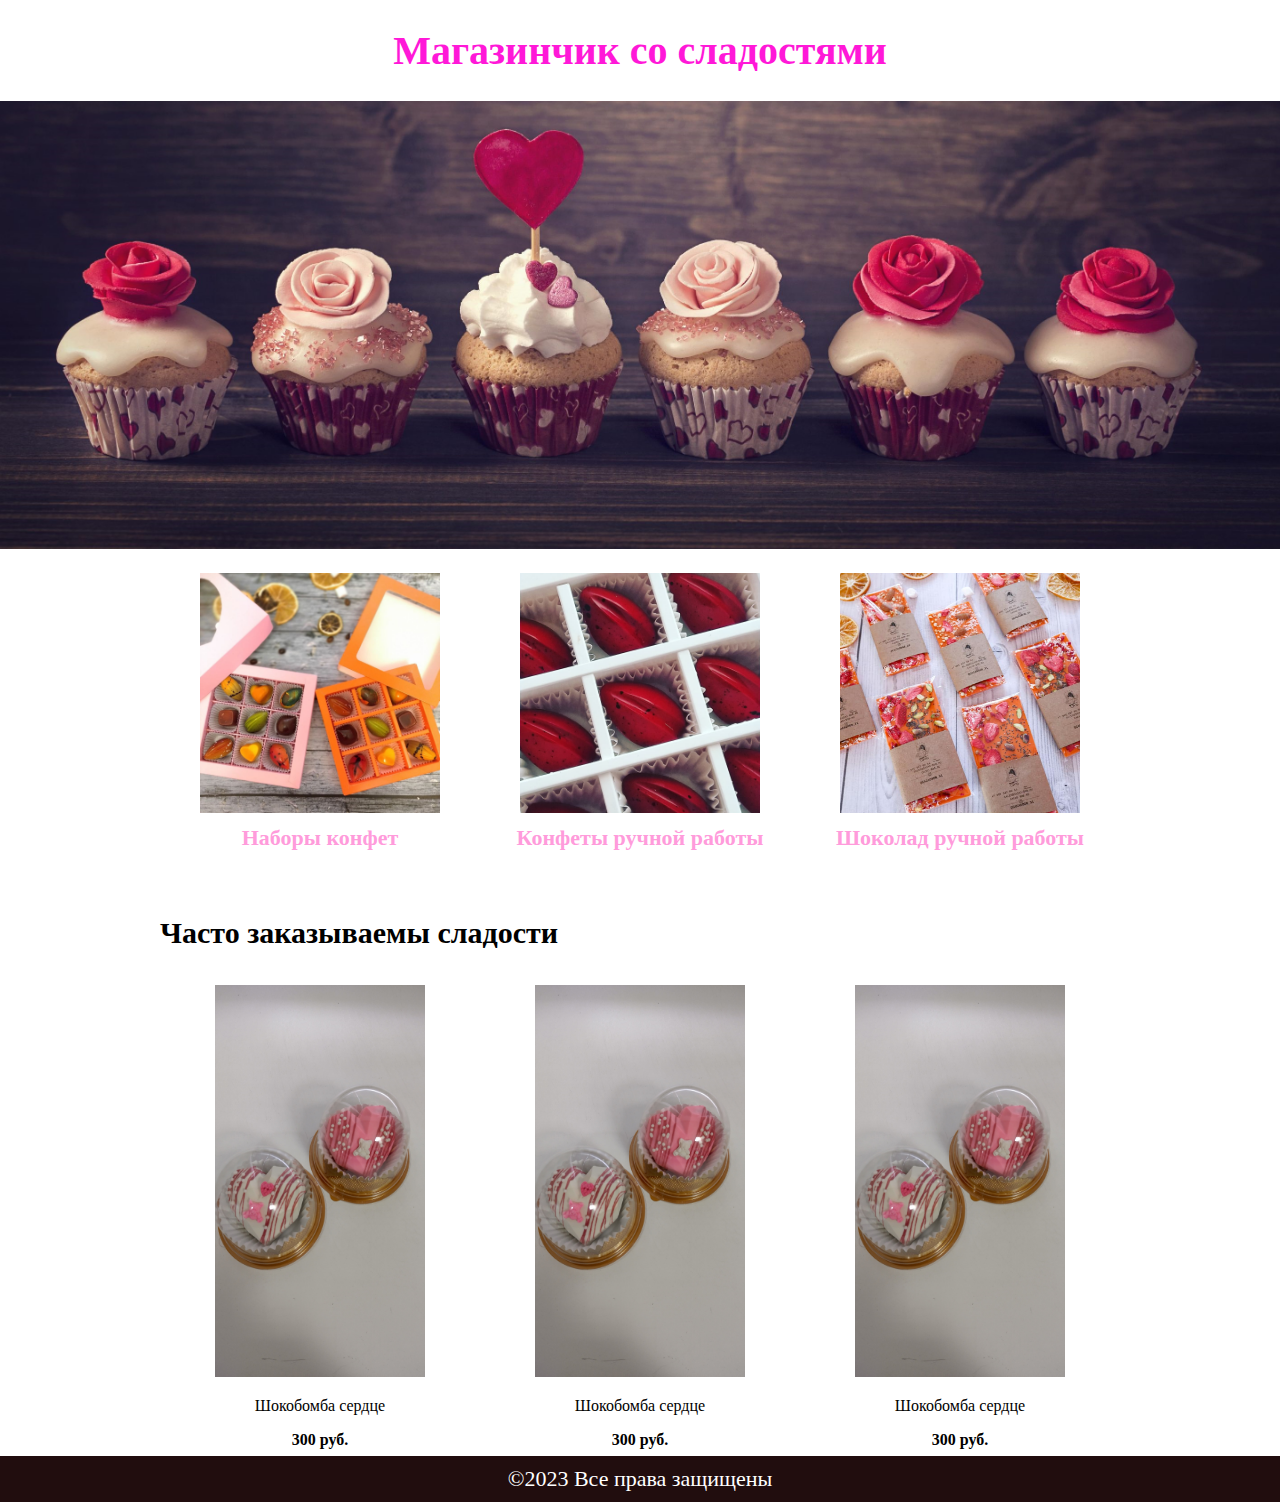
<file: Сайт/index.html>
<!DOCTYPE html>
<html lang="ru">
  <head>
    <meta charset="utf-8">
    <title>Кондитерский магазин</title>
    <link rel="stylesheet" href="style.css">
  </head>
  <body>
    <header>
      <div class="head1">
        <h1 class="headtop">Магазинчик со сладостями</h1>
      </div>
    </header>
    <div class="slidesh">
      <img src="Фото\show1.png " alt="" class="slidesh">
    </div>
    <div class="mainin">
      <div class="card">
        <a href="Наборы конфет\Наборы.html">
        <img src="Фото\1.png" alt="Подарок" class="card1">
        <h3>Наборы конфет</h3>
        </a>
      </div>
      <div class="card">
        <a href="#">
        <img src="Фото\2.png" alt="Конфеты" class="card1">
        <h3>Конфеты ручной работы</h3>
      </a>
      </div>
      <div class="card">
        <a href="#">
        <img src="Фото\3.png" alt="Шоколад" class="card1">
        <h3>Шоколад ручной работы</h3>
      </a>
      </div>
    </div>
    <div class="often">
      <h2>Часто заказываемы сладости</h2>
      <div class="often1">
        <div class="card">
          <a href="ШокБом\ШокБом.html">
          <img src="Фото\2.1.png" alt="" class="card2">
          <p>Шокобомба сердце</p>
          </a>
          <p class="pbig">300 руб.</p>
        </div>
        <div class="card">
          <a href="ШокБом\ШокБом.html">
          <img src="Фото\2.1.png" alt="" class="card2">
          <p>Шокобомба сердце</p>
          </a>
          <p class="pbig">300 руб.</p>
        </div>
        <div class="card">
          <a href="ШокБом\ШокБом.html">
          <img src="Фото\2.1.png" alt="" class="card2">
          <p>Шокобомба сердце</p>
          </a>
          <p class="pbig">300 руб.</p>
        </div>
      </div>
    </div>
    <footer>
      <p class="foot">©2023 Все права защищены</p>
    </footer>
  </body>
</html>
</file>
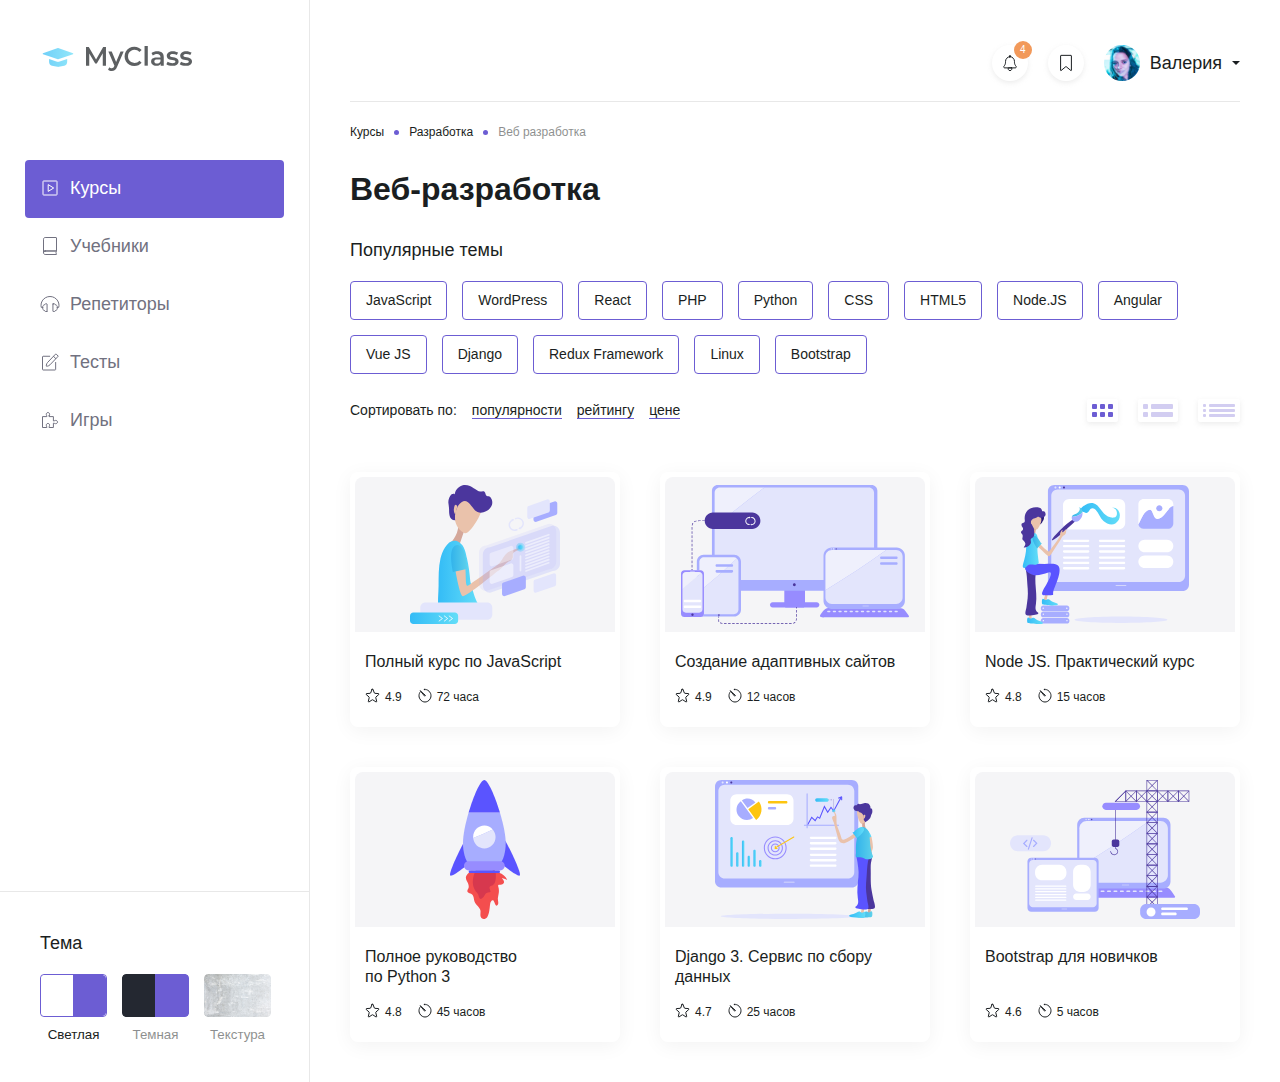
<file: ДЗ14/user-sources_my-class/index.html>
<!DOCTYPE html>
<html lang="ru">
  <head>
    <meta charset="utf-8">
    <meta name="viewport" content="width=device-width, initial-scale=1">
    <link rel="stylesheet" href="css/style.css">
    <title>Online образование с MyClass</title>
  </head>
  <body class="page container">
    <!--SVG Sprite-->
    <div style="display: none;">
      <svg>
        <symbol id="star">
          <path d="M7.05863 1.31256C7.2184 0.895814 7.7816 0.895815 7.94137 1.31256L9.35687 5.00488C9.4249 5.18235 9.58391 5.30336 9.76606 5.31629L13.5558 5.58547C13.9836 5.61585 14.1576 6.17693 13.8286 6.46487L10.9137 9.01603C10.7736 9.13865 10.7128 9.33445 10.7574 9.51991L11.6841 13.3786C11.7887 13.8141 11.333 14.1609 10.9699 13.9221L7.75289 11.8065C7.59827 11.7048 7.40173 11.7048 7.24711 11.8065L4.03006 13.9221C3.66696 14.1609 3.21132 13.8141 3.31592 13.3786L4.24263 9.51991C4.28717 9.33445 4.22644 9.13865 4.08634 9.01603L1.17138 6.46487C0.842371 6.17693 1.01641 5.61585 1.44416 5.58547L5.23394 5.31629C5.41609 5.30336 5.5751 5.18235 5.64313 5.00488L7.05863 1.31256Z" fill="none" stroke-linecap="square"/>
        </symbol>
        <symbol id="time">
          <path d="M2.8793 4.43847C2.74676 4.67203 2.62942 4.91634 2.52864 5.16999L2.45672 5.35101C1.84776 6.88371 1.84776 8.60584 2.45672 10.1385C3.06569 11.6713 4.23373 12.889 5.7039 13.5238C7.17407 14.1587 8.82593 14.1587 10.2961 13.5238C11.7663 12.889 12.9343 11.6713 13.5433 10.1385C14.1522 8.60584 14.1522 6.88371 13.5433 5.35101C12.9343 3.8183 11.7663 2.60057 10.2961 1.9657C10.0385 1.85447 9.77538 1.76273 9.50861 1.69048M7.50367 1.32179C7.55442 1.19406 7.65176 1.09258 7.77427 1.03968C7.89679 0.986774 8.03444 0.986774 8.15696 1.03968C8.27947 1.09258 8.37681 1.19406 8.42755 1.32179C8.4783 1.44951 8.4783 1.59302 8.42755 1.72075C8.37681 1.84848 8.27947 1.94995 8.15696 2.00286C8.03444 2.05576 7.89679 2.05576 7.77427 2.00286C7.65176 1.94995 7.55442 1.84848 7.50367 1.72075C7.45293 1.59302 7.45293 1.44951 7.50367 1.32179ZM3.40762 2.97006L8.19738 7.19534C8.31479 7.29891 8.38251 7.45112 8.38251 7.61146C8.38251 7.91251 8.14841 8.15657 7.85964 8.15657C7.70584 8.15657 7.55984 8.08597 7.46049 7.96357L3.40762 2.97006Z" fill="none" stroke-linecap="round" stroke-linejoin="round"/>
        </symbol>
      </svg>
    </div>
    <header class="main-header">
      <nav class="main-nav">
        <a class="main-header-logo" href="#">
          <svg class="logo" width="152" height="36" viewBox="0 0 152 36" fill="none">
            <path d="M62.7835 25.6713L62.7574 13.3701L56.754 23.5504H55.2401L49.2366 13.5292V25.6713H46V7.11347H48.7929L56.0492 19.4146L63.175 7.11347H65.9679L65.994 25.6713H62.7835Z"/>
            <path d="M83.667 11.5143L77.1415 26.8112C76.5325 28.3489 75.7929 29.427 74.9229 30.0456C74.0528 30.6819 73 31 71.7646 31C71.0685 31 70.3812 30.8851 69.7025 30.6554C69.0239 30.4256 68.467 30.1075 68.032 29.701L69.3371 27.2619C69.6503 27.5624 70.0157 27.801 70.4334 27.9777C70.8684 28.1545 71.3034 28.2428 71.7385 28.2428C72.3127 28.2428 72.7825 28.0926 73.148 27.7922C73.5308 27.4917 73.8788 26.988 74.192 26.281L74.4269 25.7243L68.3452 11.5143H71.7385L76.1236 21.9862L80.5348 11.5143H83.667Z"/>
            <path d="M94.349 25.9364C92.5044 25.9364 90.8339 25.5299 89.3374 24.7169C87.8583 23.8862 86.6924 22.7462 85.8398 21.2969C85.0045 19.8476 84.5869 18.2128 84.5869 16.3924C84.5869 14.5719 85.0132 12.9371 85.8659 11.4878C86.7185 10.0385 87.8844 8.90739 89.3635 8.09438C90.86 7.2637 92.5305 6.84836 94.3751 6.84836C95.8716 6.84836 97.2376 7.11347 98.4731 7.64369C99.7086 8.17391 100.753 8.94274 101.605 9.95016L99.4127 12.0445C98.0902 10.5953 96.4632 9.87063 94.5317 9.87063C93.2788 9.87063 92.1564 10.1534 91.1646 10.719C90.1727 11.2669 89.3983 12.0357 88.8415 13.0255C88.2846 14.0152 88.0062 15.1375 88.0062 16.3924C88.0062 17.6472 88.2846 18.7695 88.8415 19.7593C89.3983 20.749 90.1727 21.5267 91.1646 22.0923C92.1564 22.6402 93.2788 22.9141 94.5317 22.9141C96.4632 22.9141 98.0902 22.1806 99.4127 20.7137L101.605 22.8346C100.753 23.842 99.6999 24.6108 98.447 25.141C97.2115 25.6713 95.8455 25.9364 94.349 25.9364Z"/>
            <path d="M104.543 6H107.806V25.6713H104.543V6Z"/>
            <path d="M117.413 11.3552C119.467 11.3552 121.033 11.859 122.112 12.8664C123.208 13.8561 123.756 15.3584 123.756 17.3733V25.6713H120.676V23.948C120.276 24.5666 119.701 25.0438 118.953 25.3796C118.222 25.6978 117.335 25.8568 116.291 25.8568C115.247 25.8568 114.333 25.6801 113.55 25.3266C112.767 24.9555 112.158 24.4517 111.723 23.8155C111.305 23.1615 111.097 22.4281 111.097 21.6151C111.097 20.3425 111.558 19.3263 112.48 18.5663C113.42 17.7886 114.89 17.3998 116.891 17.3998H120.493V17.1877C120.493 16.1979 120.197 15.438 119.606 14.9077C119.032 14.3775 118.17 14.1124 117.022 14.1124C116.239 14.1124 115.464 14.2361 114.699 14.4836C113.95 14.731 113.315 15.0756 112.793 15.5175L111.514 13.105C112.245 12.5394 113.124 12.1064 114.15 11.8059C115.177 11.5055 116.265 11.3552 117.413 11.3552ZM116.969 23.4443C117.787 23.4443 118.509 23.2587 119.136 22.8876C119.78 22.4988 120.232 21.9509 120.493 21.2439V19.6002H117.126C115.247 19.6002 114.307 20.2276 114.307 21.4825C114.307 22.0834 114.542 22.5606 115.012 22.9141C115.482 23.2676 116.134 23.4443 116.969 23.4443Z"/>
            <path d="M132.25 25.8568C131.119 25.8568 130.014 25.7066 128.935 25.4062C127.856 25.1057 126.995 24.7257 126.351 24.2662L127.604 21.7476C128.23 22.1718 128.979 22.5164 129.849 22.7815C130.736 23.029 131.606 23.1527 132.459 23.1527C134.408 23.1527 135.382 22.6313 135.382 21.5885C135.382 21.0937 135.13 20.749 134.625 20.5546C134.138 20.3602 133.346 20.1746 132.25 19.9979C131.102 19.8211 130.162 19.6179 129.431 19.3881C128.718 19.1584 128.091 18.7607 127.552 18.1951C127.03 17.6119 126.769 16.8077 126.769 15.7826C126.769 14.4394 127.317 13.3701 128.413 12.5748C129.527 11.7618 131.023 11.3552 132.903 11.3552C133.86 11.3552 134.817 11.4701 135.774 11.6999C136.731 11.912 137.514 12.2036 138.123 12.5748L136.87 15.0933C135.687 14.3864 134.356 14.0329 132.877 14.0329C131.919 14.0329 131.189 14.1831 130.684 14.4836C130.197 14.7663 129.953 15.1463 129.953 15.6235C129.953 16.1538 130.214 16.5338 130.736 16.7635C131.276 16.9756 132.102 17.1789 133.216 17.3733C134.33 17.55 135.243 17.7533 135.957 17.983C136.67 18.2128 137.279 18.6016 137.784 19.1495C138.306 19.6974 138.567 20.4751 138.567 21.4825C138.567 22.8081 138.001 23.8685 136.87 24.6638C135.739 25.4592 134.199 25.8568 132.25 25.8568Z"/>
            <path d="M145.683 25.8568C144.552 25.8568 143.447 25.7066 142.368 25.4062C141.29 25.1057 140.428 24.7257 139.784 24.2662L141.037 21.7476C141.664 22.1718 142.412 22.5164 143.282 22.7815C144.169 23.029 145.04 23.1527 145.892 23.1527C147.841 23.1527 148.816 22.6313 148.816 21.5885C148.816 21.0937 148.563 20.749 148.059 20.5546C147.571 20.3602 146.78 20.1746 145.683 19.9979C144.535 19.8211 143.595 19.6179 142.864 19.3881C142.151 19.1584 141.524 18.7607 140.985 18.1951C140.463 17.6119 140.202 16.8077 140.202 15.7826C140.202 14.4394 140.75 13.3701 141.846 12.5748C142.96 11.7618 144.457 11.3552 146.336 11.3552C147.293 11.3552 148.25 11.4701 149.207 11.6999C150.164 11.912 150.947 12.2036 151.556 12.5748L150.303 15.0933C149.12 14.3864 147.789 14.0329 146.31 14.0329C145.353 14.0329 144.622 14.1831 144.117 14.4836C143.63 14.7663 143.386 15.1463 143.386 15.6235C143.386 16.1538 143.647 16.5338 144.169 16.7635C144.709 16.9756 145.535 17.1789 146.649 17.3733C147.763 17.55 148.676 17.7533 149.39 17.983C150.103 18.2128 150.712 18.6016 151.217 19.1495C151.739 19.6974 152 20.4751 152 21.4825C152 22.8081 151.434 23.8685 150.303 24.6638C149.172 25.4592 147.632 25.8568 145.683 25.8568Z"/>
            <path d="M8.2962 16.0265L17.8572 19.3536C17.95 19.3859 18.0504 19.3859 18.1432 19.3536L32.991 14.1867C33.4033 14.0433 33.4033 13.4345 32.991 13.2911L18.1432 8.12422C18.0504 8.09192 17.95 8.09192 17.8572 8.12422L3.00937 13.2911C2.59714 13.4345 2.59714 14.0433 3.00937 14.1867L8.2962 16.0265Z" fill="url(#paint0_linear)"/>
            <path d="M9.08895 21.972V19.039L17.0708 21.8166C17.6741 22.0265 18.3263 22.0265 18.9296 21.8166L27.1753 18.9472V21.972C27.1753 23.7721 25.9582 25.3219 24.2674 25.675L18.8415 26.8079C18.3732 26.9056 17.891 26.9056 17.4227 26.8079L11.9968 25.675C10.306 25.3219 9.08895 23.7721 9.08895 21.972Z" fill="url(#paint1_linear)"/>
            <defs>
            <linearGradient id="paint0_linear" x1="2.7002" y1="18" x2="33.3002" y2="18" gradientUnits="userSpaceOnUse">
            <stop stop-color="#34BCF6"/>
            <stop offset="1" stop-color="#63DDF8"/>
            </linearGradient>
            <linearGradient id="paint1_linear" x1="2.7002" y1="18" x2="33.3002" y2="18" gradientUnits="userSpaceOnUse">
            <stop stop-color="#34BCF6"/>
            <stop offset="1" stop-color="#63DDF8"/>
            </linearGradient>
            </defs>
          </svg>
        </a>
        <ul class="site-navigation">
          <li class="site-navigation-item">
            <a class="site-navigation-link site-navigation-link-active" href="#">
              <svg  width="20" height="20" viewBox="0 0 20 20">
                <path fill="none" stroke-miterlimit="10" d="M3.5,3h13C16.8,3,17,3.2,17,3.5v13c0,0.3-0.2,0.5-0.5,0.5h-13C3.2,17,3,16.8,3,16.5v-13C3,3.2,3.2,3,3.5,3z"/>
                <polygon fill="none" stroke-miterlimit="10" points="13.7,10 8.2,6.6 8.2,13.4 "/>
                </svg>
              <span>Курсы</span>
            </a>
          </li>
          <li class="site-navigation-item">
            <a class="site-navigation-link" href="#">
              <svg width="20" height="20" viewBox="0 0 20 20" fill="none">
                <path d="M5.125 14.9828C4.25025 14.9828 3.53694 15.7308 3.50139 16.668C3.50133 16.6695 3.5 16.6696 3.5 16.6681V3.25862C3.5 2.28736 4.22754 1.5 5.125 1.5H16.2347C16.3812 1.5 16.5 1.62855 16.5 1.78712V14.9095C16.5 14.95 16.4697 14.9828 16.4323 14.9828H5.125ZM5.125 14.9828C4.22754 14.9828 3.5 15.7701 3.5 16.7414C3.5 17.7126 4.22754 18.5 5.125 18.5H16.4323C16.4697 18.5 16.5 18.4672 16.5 18.4267V18.2943C16.5 18.1268 16.4299 17.9707 16.3309 17.842C16.0982 17.5397 15.9583 17.1509 15.9583 16.7267C15.9583 16.3026 16.0982 15.9138 16.3309 15.6115C16.4299 15.4827 16.5 15.3266 16.5 15.1591V15.0011C16.5 14.991 16.4924 14.9828 16.4831 14.9828H5.125Z" stroke-linecap="round" stroke-linejoin="round"/>
                </svg>
              <span>Учебники</span>
            </a>
          </li>
          <li class="site-navigation-item">
            <a class="site-navigation-link" href="#">
              <svg width="20" height="20" viewBox="0 0 20 20" fill="none">
                <path d="M2.72771 13.5813L1.22964 13.3358C1.07866 12.6917 1 12.0257 1 11.3487C1 8.18737 2.71539 5.26617 5.5 3.6855C8.28461 2.10483 11.7154 2.10483 14.5 3.6855C17.2846 5.26617 19 8.18737 19 11.3487C19 12.0129 18.9243 12.6664 18.7789 13.2991L17.2719 13.5461M13.1662 9.83679C13.0317 9.83679 12.9226 9.94401 12.9226 10.0763V17.2605C12.9226 17.3928 13.0317 17.5 13.1662 17.5H14.6276C14.7621 17.5 14.8712 17.3928 14.8712 17.2605C14.8712 17.0665 14.9765 16.8872 15.1474 16.7902L16.6224 15.9529C17.0243 15.7247 17.2719 15.3031 17.2719 14.8468V12.49C17.2719 12.0337 17.0243 11.612 16.6224 11.3839L15.1474 10.5466C14.9765 10.4496 14.8712 10.2703 14.8712 10.0763C14.8712 9.94401 14.7621 9.83679 14.6276 9.83679H13.1662ZM6.83338 17.5C6.9679 17.5 7.07695 17.3928 7.07695 17.2605V10.0763C7.07695 9.94401 6.9679 9.83679 6.83338 9.83679H5.37196C5.23744 9.83679 5.12839 9.94401 5.12839 10.0763C5.12839 10.2703 5.0231 10.4496 4.85219 10.5466L3.3772 11.3839C2.97528 11.612 2.72768 12.0337 2.72768 12.49V14.8468C2.72768 15.3031 2.97528 15.7247 3.3772 15.9529L4.85218 16.7902C5.0231 16.8872 5.12839 17.0665 5.12839 17.2605C5.12839 17.3928 5.23744 17.5 5.37196 17.5H6.83338Z" stroke-linecap="square"/>
                </svg>
              <span>Репетиторы</span>
            </a>
          </li>
          <li class="site-navigation-item">
            <a class="site-navigation-link" href="#">
              <svg width="20" height="20" viewBox="0 0 20 20" fill="none">
                <path d="M9.72976 4.26411H3.04771C2.74522 4.26411 2.5 4.52035 2.5 4.83643V17.4277C2.5 17.7438 2.74522 18 3.04771 18H15.0973C15.3998 18 15.645 17.7438 15.645 17.4277V10.4453M13.4941 4.28185L15.8166 6.7087M17.8398 3.7867L16.2907 2.16791C16.0764 1.94403 15.7291 1.94403 15.5148 2.16791L7.62099 10.4166C6.93621 11.1321 6.49758 12.0646 6.37365 13.0682L6.25497 14.0294C6.23756 14.1703 6.35245 14.2904 6.48734 14.2722L7.40714 14.1482C8.3676 14.0187 9.25994 13.5603 9.94472 12.8448L17.8398 4.59476C18.0534 4.37162 18.0534 4.00984 17.8398 3.7867Z" stroke-linecap="round" stroke-linejoin="round"/>
                </svg>
              <span>Тесты</span>
            </a>
          </li>
          <li class="site-navigation-item">
            <a class="site-navigation-link" href="#">
              <svg width="20" height="20" viewBox="0 0 20 20" fill="none">
                <path d="M9.32315 5.28836C9.18053 5.68809 9.03812 6.08721 9.03812 6.50263V6.60316H13.3969V10.9619H13.4976C13.913 10.9619 14.3121 10.8195 14.7118 10.6769C14.991 10.5773 15.2705 10.4776 15.556 10.4262C15.6516 10.409 15.7494 10.4001 15.8485 10.4001C16.4385 10.4001 16.9837 10.7149 17.2787 11.2259C17.5738 11.7368 17.5738 12.3664 17.2787 12.8773C16.9837 13.3883 16.4385 13.7031 15.8485 13.7031C15.7494 13.7031 15.6516 13.6942 15.556 13.677C15.2704 13.6256 14.9909 13.5259 14.7116 13.4263C14.3119 13.2836 13.9128 13.1412 13.4974 13.1412H13.3969V17.5H9.03812V17.3995C9.03812 16.9841 9.18053 16.585 9.32315 16.1852C9.42278 15.906 9.52251 15.6265 9.57389 15.3409C9.59109 15.2453 9.59997 15.1474 9.59997 15.0483C9.59997 14.4583 9.28521 13.9131 8.77424 13.6181C8.26327 13.3231 7.63374 13.3231 7.12277 13.6181C6.6118 13.9131 6.29704 14.4583 6.29704 15.0483C6.29704 15.1474 6.30591 15.2453 6.32311 15.3409C6.37448 15.6264 6.47419 15.9059 6.57379 16.1851C6.71638 16.5848 6.85875 16.9839 6.85875 17.3992V17.5H2.5V6.60316H6.85875V6.50234C6.85875 6.08698 6.71638 5.6879 6.57379 5.28821C6.47419 5.00903 6.37448 4.72954 6.32311 4.44399C6.30592 4.34839 6.29704 4.25056 6.29704 4.15146C6.29704 3.56145 6.6118 3.01626 7.12277 2.72125C7.63374 2.42625 8.26327 2.42625 8.77424 2.72125C9.28521 3.01626 9.59997 3.56145 9.59997 4.15146C9.59997 4.25057 9.59109 4.34841 9.57389 4.44401C9.52251 4.7296 9.42278 5.00913 9.32315 5.28836Z" stroke-linecap="round" stroke-linejoin="round"/>
                </svg>
              <span>Игры</span>
            </a>
          </li>
        </ul>
      </nav>
      <section class="settings">
        <h2>Тема</h2>
        <ul class="theme-list">
          <li class="theme-item">
            <button class="theme-button active theme-button-light" onclick="LightTheme()">
              <img src="img/theme-light-preview.png" width="67" height="43" alt="Белый и сиреневый цвета темы">
              <span>Светлая</span>
            </button>
          </li>
          <li class="theme-item">
            <button class="theme-button theme-button-dark" onclick="DarkTheme()">
              <img src="img/theme-dark-preview.png" width="67" height="43" alt="тёмный и сиреневый цвета темы">
              <span>Темная</span>
            </button>
          </li>
          <li class="theme-item">
              <button class="theme-button theme-button-texture" onclick="TextureTheme()">
              <img src="img/theme-texture-preview.png" width="67" height="43" alt="Серый камень">
              <span>Текстура</span>
            </button>
          </li>
        </ul>
      </section>
    </header>
    <main class="main-page">
      <div class="user-menu-wrapper">
        <ul class="user-menu">
          <li class="user-menu-item">
            <a class="user-menu-button user-menu-button-notification" href="#">
              <span class="notification-count">4</span>
              <svg width="18" height="18" viewBox="0 0 18 18" fill="none">
                <path d="M10.6395 13.8845C10.7557 14.1411 10.8188 14.4259 10.8188 14.7202C10.8188 15.4096 10.4722 16.0467 9.90952 16.3915C9.34683 16.7362 8.65356 16.7362 8.09087 16.3915C7.52818 16.0467 7.18154 15.4096 7.18154 14.7202C7.18154 14.4259 7.24471 14.1411 7.36088 13.8845H10.6395Z" stroke-linecap="round"/>
                <path d="M8.90239 2.74273C7.78848 2.74273 6.7202 3.21227 5.93255 4.04807L5.76785 4.22283C4.98019 5.05863 4.5377 6.19222 4.5377 7.37422V8.19262C4.5377 9.697 3.9745 11.1398 2.972 12.2035C2.79797 12.3882 2.7002 12.6387 2.7002 12.8998C2.7002 13.4437 3.11567 13.8845 3.62818 13.8845H14.3722C14.8847 13.8845 15.3002 13.4437 15.3002 12.8998C15.3002 12.6387 15.2024 12.3882 15.0284 12.2035C14.0259 11.1398 13.4627 9.697 13.4627 8.19262V7.37422C13.4627 6.19222 13.0202 5.05863 12.2325 4.22284L12.0678 4.04807C11.2802 3.21227 10.2119 2.74273 9.098 2.74273H8.90239Z" stroke-linecap="round"/>
                <path d="M8.60645 2.74273H9.39395C9.46643 2.74273 9.5252 2.68037 9.5252 2.60345V1.90709C9.5252 1.59942 9.29015 1.35 9.0002 1.35C8.71025 1.35 8.4752 1.59942 8.4752 1.90709V2.60345C8.4752 2.68037 8.53396 2.74273 8.60645 2.74273Z" stroke-linecap="round"/>
              </svg>
              <span class="visually-hidden">Уведомления</span>
            </a>
          </li>
          <li class="user-menu-item">
            <a class="user-menu-button user-menu-button-bookmark" href="#">
              <svg width="18" height="18" viewBox="0 0 18 18" fill="none">
                <path d="M3.6001 1.62772C3.6001 1.47434 3.72098 1.35 3.8701 1.35H14.1301C14.2792 1.35 14.4001 1.47434 14.4001 1.62772V16.3718C14.4001 16.6046 14.1382 16.7341 13.9614 16.5886L9.16877 12.6448C9.07016 12.5637 8.93004 12.5637 8.83143 12.6448L4.03877 16.5886C3.86198 16.7341 3.6001 16.6046 3.6001 16.3718V1.62772Z" stroke-linejoin="round"/>
              </svg>
              <span class="visually-hidden">Добавить в закладки</span>
            </a>
          </li>
        </ul>
        <a class="user-button" href="#">
          <img src="img/user.jpg" width="36" height="36" alt="">
          <span>Валерия</span>
        </a>
      </div>
      <ul class="breadcrumbs">
        <li class="breadcrumbs-item">
          <a href="#">Курсы</a>
        </li>
        <li class="breadcrumbs-item">
          <a href="#">Разработка</a>
        </li>
        <li class="breadcrumbs-item">
          <a href="#">Веб разработка</a>
        </li>
      </ul>
      <article class="main-article">
        <h1>Веб-разработка</h1>
        <section class="main-article-section">
          <h2>Популярные темы</h2>
          <ul class="hashtags">
            <li class="hashtag">
              <a href="#">JavaScript</a>
            </li>
            <li class="hashtag">
              <a href="#">WordPress</a>
            </li>
            <li class="hashtag">
              <a href="#">React</a>
            </li>
            <li class="hashtag">
              <a href="#">PHP</a>
            </li>
            <li class="hashtag">
              <a href="#">Python</a>
            </li>
            <li class="hashtag">
              <a href="#">CSS</a>
            </li>
            <li class="hashtag">
              <a href="#">HTML5</a>
            </li>
            <li class="hashtag">
              <a href="#">Node.JS</a>
            </li>
            <li class="hashtag">
              <a href="#">Angular</a>
            </li>
            <li class="hashtag">
              <a href="#">Vue JS</a>
            </li>
            <li class="hashtag">
              <a href="#">Django</a>
            </li>
            <li class="hashtag">
              <a href="#">Redux Framework</a>
            </li>
            <li class="hashtag">
              <a href="#">Linux</a>
            </li>
            <li class="hashtag">
              <a href="#">Bootstrap</a>
            </li>
          </ul>
        </section>
        <div class="controls">
          <p class="sort-title">Сортировать по:</p>
          <ul class="sort-list">
            <li class="sort-item">
              <a href="#">популярности</a>
            </li>
            <li class="sort-item">
              <a href="#">рейтингу</a>
            </li>
            <li class="sort-item">
              <a href="#">цене</a>
            </li>
          </ul>
          <ul class="card-view-buttons">
            <li class="card-view-item">
              <button class="card-view-button active tile" type="button" onclick="Cards()">
                <span class="visually-hidden">Плитка</span>
                <svg width="21" height="13" viewBox="0 0 21 13" fill="none">
                  <rect x="16" y="8" width="5" height="5" rx="1"/>
                  <rect x="8" y="8" width="5" height="5" rx="1"/>
                  <rect y="8" width="5" height="5" rx="1"/>
                  <rect x="16" width="5" height="5" rx="1"/>
                  <rect x="8" width="5" height="5" rx="1"/>
                  <rect width="5" height="5" rx="1"/>
                </svg>
              </button>
            </li>
            <li class="card-view-item">
              <button class="card-view-button standard" type="button" onclick="Cardss()">
                <span class="visually-hidden">Список</span>
                <svg width="30" height="13" viewBox="0 0 30 13" fill="none">
                  <rect x="8" y="8" width="22" height="5" rx="1"/>
                  <rect y="8" width="5" height="5" rx="1"/>
                  <rect x="8" width="22" height="5" rx="1"/>
                  <rect width="5" height="5" rx="1"/>
                </svg>
              </button>
            </li>
            <li class="card-view-item">
              <button class="card-view-button compact" type="button" onclick="Cardsss()">
                <span class="visually-hidden">Компактный список</span>
                <svg width="32" height="13" viewBox="0 0 32 13" fill="none">
                  <rect x="6" y="10" width="26" height="3" rx="1"/>
                  <rect y="10" width="3" height="3" rx="1"/>
                  <rect x="6" y="5" width="26" height="3" rx="1"/>
                  <rect y="5" width="3" height="3" rx="1"/>
                  <rect x="6" width="26" height="3" rx="1"/>
                  <rect width="3" height="3" rx="1"/>
                </svg>
              </button>
            </li>
          </ul>
        </div>
        <ul class="cards">
          <li class="cards-item">
            <article class="card">
              <div class="card-img-background">
                <img src="img/picture-1.svg" width="142" height="132" alt="Парень рисует таблицу">
              </div>
              <div class="card-content">
                <h2>
                  <a href="#">Полный курс по JavaScript</a>
                </h2>
                <p>Освой самый популярный язык программирования — JavaScript, и научись применять знания на практике</p>
                <dl class="card-meta-list">
                  <div class="card-meta card-meta-raiting">
                    <dt>
                      <span class="visually-hidden">Рейтинг</span>
                      <svg>
                        <use xlink:href="#star"></use>
                      </svg>
                    </dt>
                    <dd>4.9</dd>
                  </div>
                  <div class="card-meta card-meta-time">
                    <dt>
                      <span class="visually-hidden">Время прочтения</span>
                      <svg>
                        <use xlink:href="#time"></use>
                      </svg>
                    </dt>
                    <dd>72 часа</dd>
                  </div>
                </dl>
              </div>
            </article>
          </li>
          <li class="cards-item">
            <article class="card">
              <div class="card-img-background">
                <img src="img/picture-2.svg" width="196" height="119" alt="Компьютер, планшет, разные виды мобильных телефонов">
              </div>
              <div class="card-content">
                <h2>
                  <a href="#">Создание адаптивных сайтов</a>
                </h2>
                <p>Адаптивная верстка с нуля для начинающих на примере одностраничного сайта</p>
                <dl class="card-meta-list">
                  <div class="card-meta card-meta-raiting">
                    <dt>
                      <span class="visually-hidden">Рейтинг</span>
                      <svg>
                        <use xlink:href="#star"></use>
                      </svg>
                    </dt>
                    <dd>4.9</dd>
                  </div>
                  <div class="card-meta card-meta-time">
                    <dt>
                      <span class="visually-hidden">Время прочтения</span>
                      <svg>
                        <use xlink:href="#time"></use>
                      </svg>
                    </dt>
                    <dd>12 часов</dd>
                  </div>
                </dl>
              </div>
            </article>
          </li>
          <li class="cards-item">
            <article class="card">
              <div class="card-img-background">
                <img src="img/picture-5.svg" width="159" height="132" alt="Девушка рисует график">
              </div>
              <div class="card-content">
                <h2>
                  <a href="#">Node JS. Практический курс</a>
                </h2>
                <p>Полный гайд по созданию сайтов и приложений на серверном JavaScript, включая базы данных и создание API</p>
                <dl class="card-meta-list">
                  <div class="card-meta card-meta-raiting">
                    <dt>
                      <span class="visually-hidden">Рейтинг</span>
                      <svg>
                        <use xlink:href="#star"></use>
                      </svg>
                    </dt>
                    <dd>4.8</dd>
                  </div>
                  <div class="card-meta card-meta-time">
                    <dt>
                      <span class="visually-hidden">Время прочтения</span>
                      <svg>
                        <use xlink:href="#time"></use>
                      </svg>
                    </dt>
                    <dd>15 часов</dd>
                  </div>
                </dl>
              </div>
            </article>
          </li>
          <li class="cards-item">
            <article class="card">
              <div class="card-img-background">
                <img src="img/picture-6.svg" width="72" height="141" alt="Ракета">
              </div>
              <div class="card-content">
                <h2>
                  <a href="#">Полное руководство по Python 3</a>
                </h2>
                <p>Доступно и просто для новичков. Начните с основ и пройдите весь путь до создания собственных приложений</p>
                <dl class="card-meta-list">
                  <div class="card-meta card-meta-raiting">
                    <dt>
                      <span class="visually-hidden">Рейтинг</span>
                      <svg>
                        <use xlink:href="#star"></use>
                      </svg>
                    </dt>
                    <dd>4.8</dd>
                  </div>
                  <div class="card-meta card-meta-time">
                    <dt>
                      <span class="visually-hidden">Время прочтения</span>
                      <svg>
                        <use xlink:href="#time"></use>
                      </svg>
                    </dt>
                    <dd>45 часов</dd>
                  </div>
                </dl>
              </div>
            </article>
          </li>
          <li class="cards-item">
            <article class="card">
              <div class="card-img-background">
                <img src="img/picture-3.svg" width="142" height="124" alt="Парень изучает графики">
              </div>
              <div class="card-content">
                <h2>
                  <a href="#">Django 3. Сервис по сбору данных</a>
                </h2>
                <p>Полноценный сервис, построенный на Django 3. Сбор данных о вакансиях с открытых источников по заданным параметрам</p>
                <dl class="card-meta-list">
                  <div class="card-meta card-meta-raiting">
                    <dt>
                      <span class="visually-hidden">Рейтинг</span>
                      <svg>
                        <use xlink:href="#star"></use>
                      </svg>
                    </dt>
                    <dd>4.7</dd>
                  </div>
                  <div class="card-meta card-meta-time">
                    <dt>
                      <span class="visually-hidden">Время прочтения</span>
                      <svg>
                        <use xlink:href="#time"></use>
                      </svg>
                    </dt>
                    <dd>25 часов</dd>
                  </div>
                </dl>
              </div>
            </article>
          </li>
          <li class="cards-item">
            <article class="card">
              <div class="card-img-background">
                <img src="img/picture-4.svg" width="180" height="131" alt="Кран, ноутбук и планшет">
              </div>
              <div class="card-content">
                <h2>
                  <a href="#">Bootstrap для новичков</a>
                </h2>
                <p>Научитесь верстать сайты быстро и эффективно, благодаря применению готовых компонентов фреймворка</p>
                <dl class="card-meta-list">
                  <div class="card-meta card-meta-raiting">
                    <dt>
                      <span class="visually-hidden">Рейтинг</span>
                      <svg>
                        <use xlink:href="#star"></use>
                      </svg>
                    </dt>
                    <dd>4.6</dd>
                  </div>
                  <div class="card-meta card-meta-time">
                    <dt>
                      <span class="visually-hidden">Время прочтения</span>
                      <svg>
                        <use xlink:href="#time"></use>
                      </svg>
                    </dt>
                    <dd>5 часов</dd>
                  </div>
                </dl>
              </div>
            </article>
          </li>
        </ul>
      </article>
    </main>
    <script src="js/script.js"></script>
  </body>
</html>
</file>
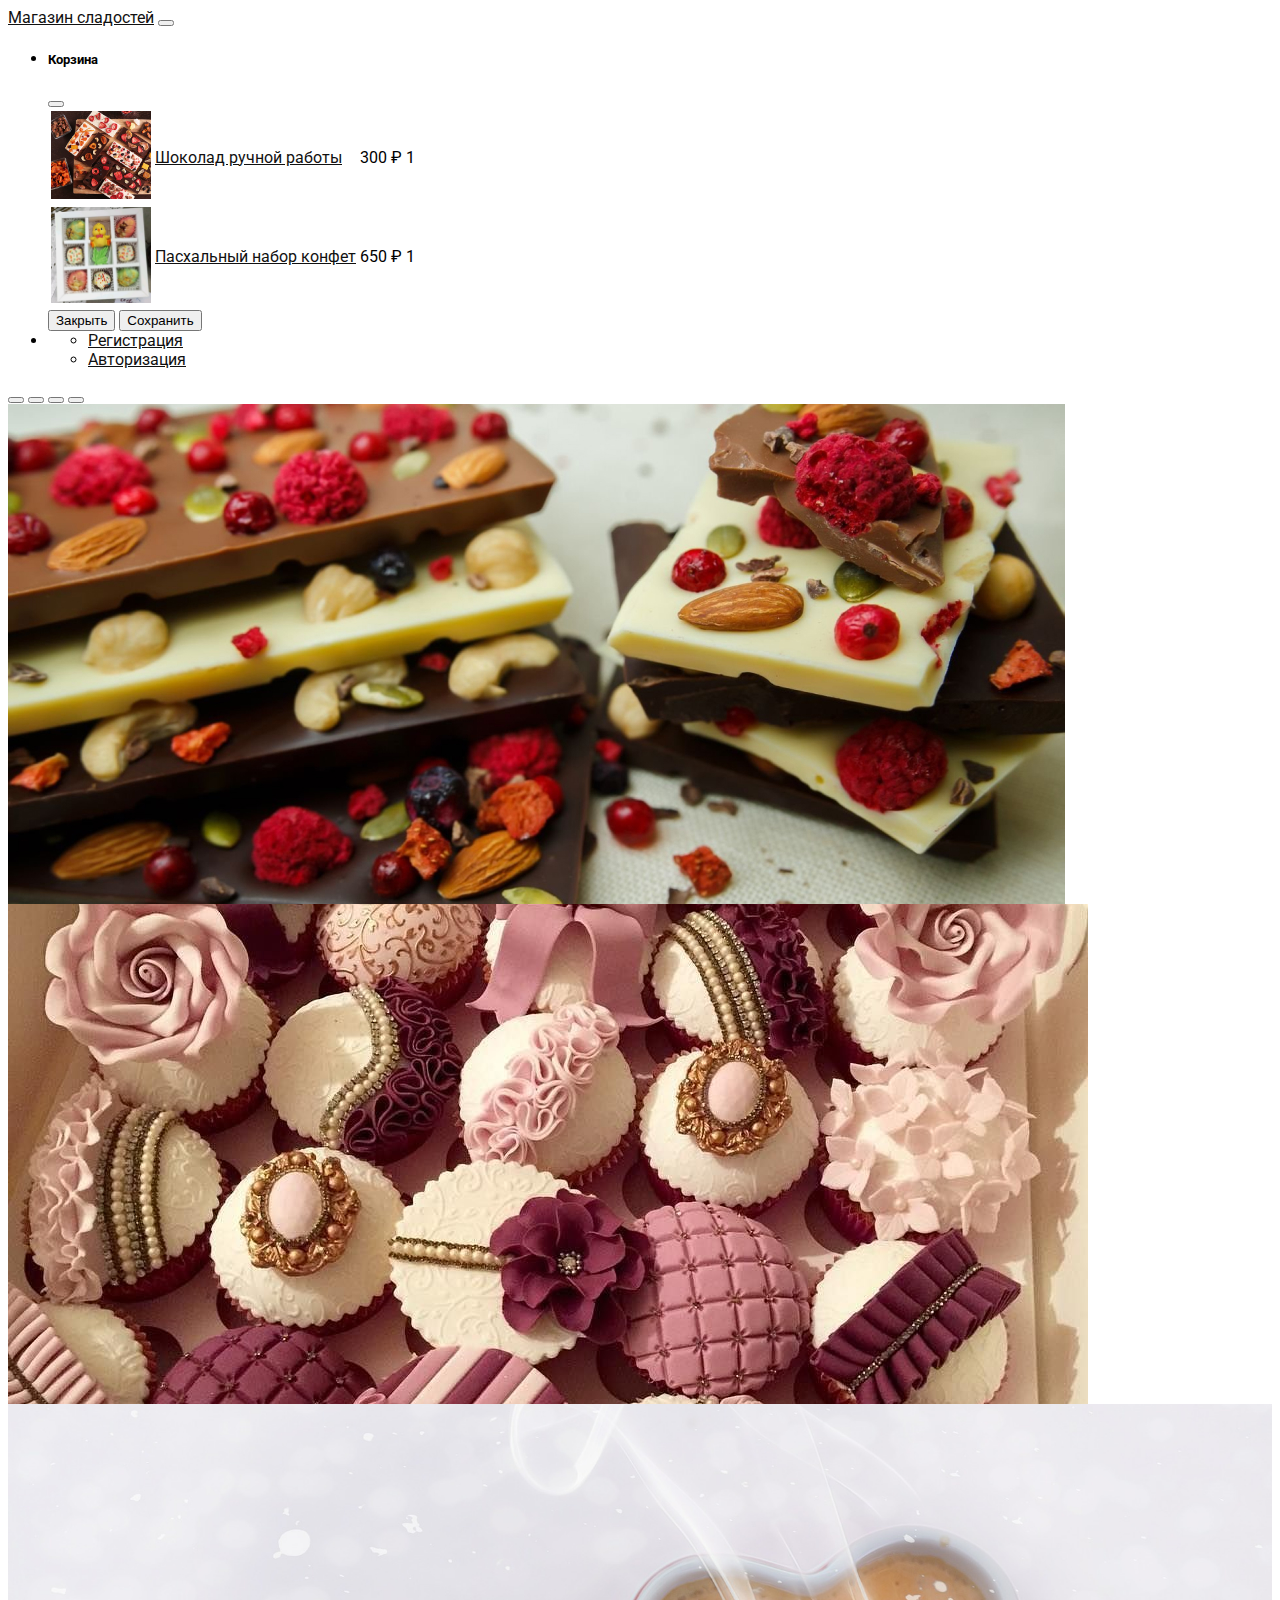
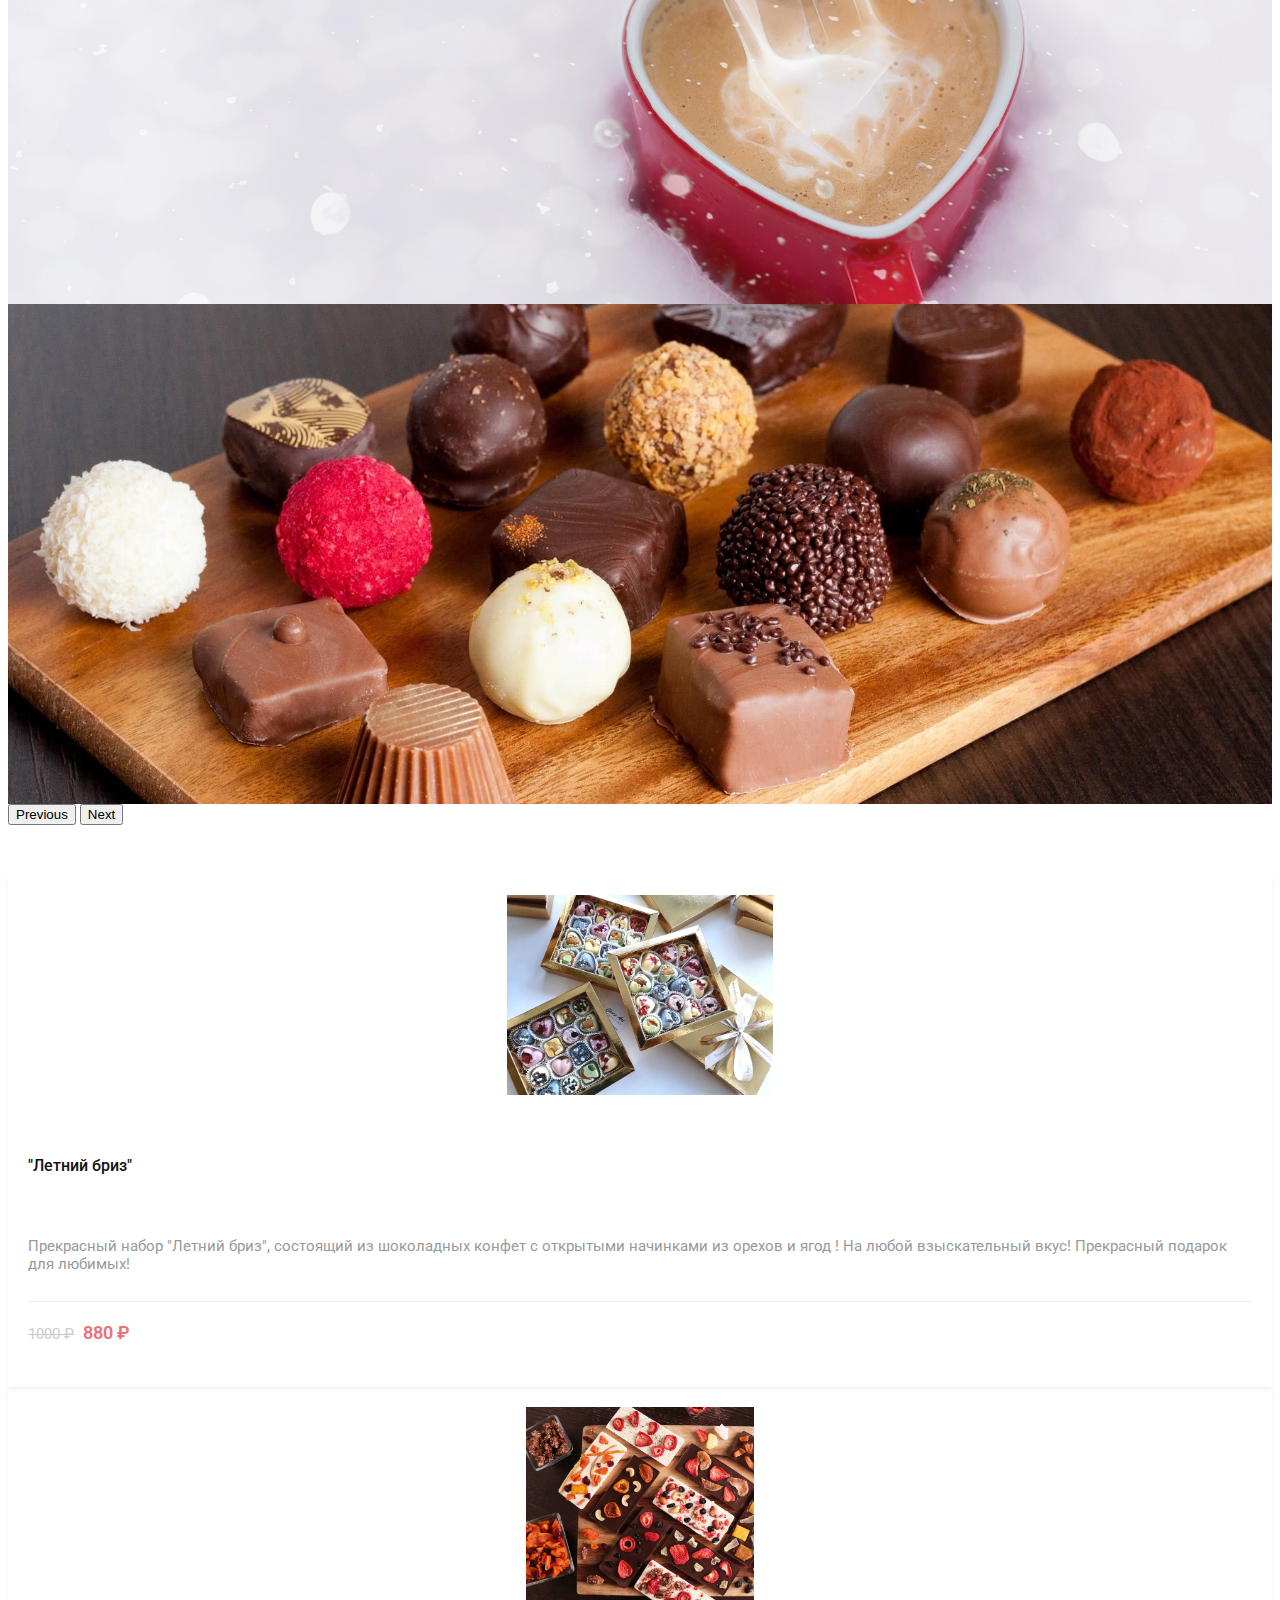
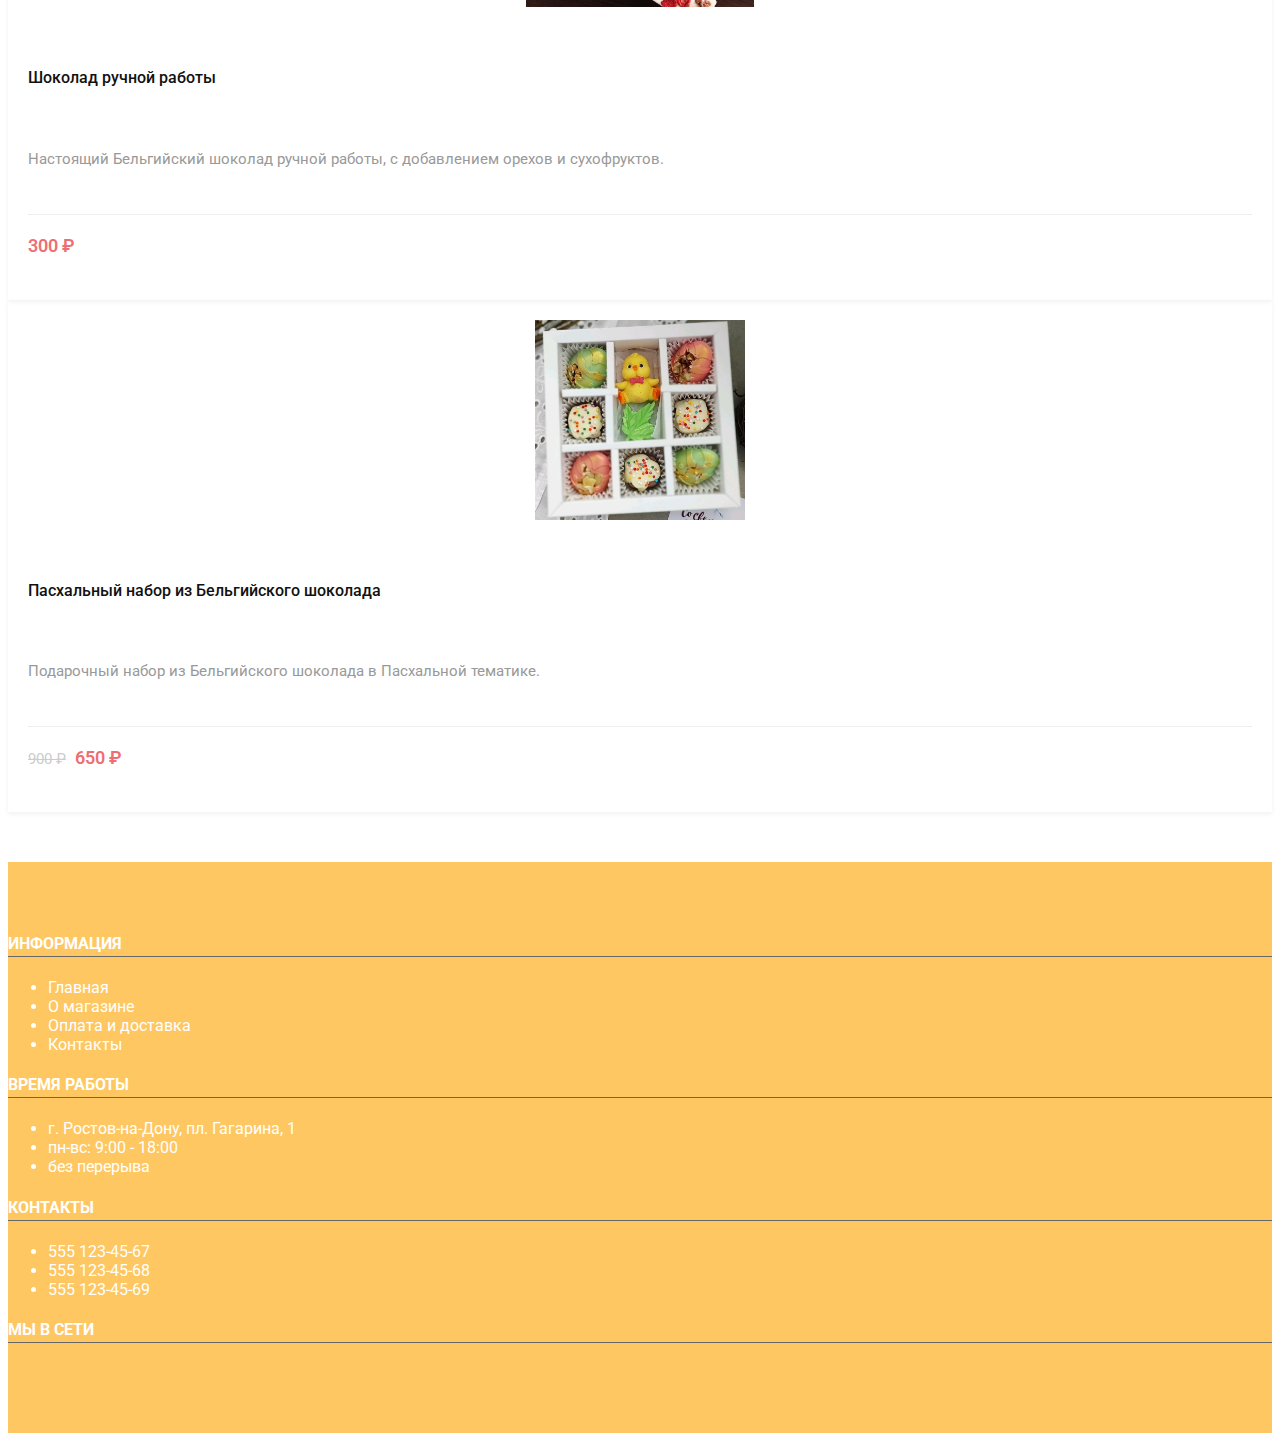
<file: ДЗ9/index1.html>
<!doctype html>
<html lang="en">
<head>
	<meta charset="utf-8">
	<meta name="viewport" content="width=device-width, initial-scale=1">
	<link href="https://cdn.jsdelivr.net/npm/bootstrap@5.0.0-beta3/dist/css/bootstrap.min.css" rel="stylesheet" integrity="sha384-eOJMYsd53ii+scO/bJGFsiCZc+5NDVN2yr8+0RDqr0Ql0h+rP48ckxlpbzKgwra6" crossorigin="anonymous">
	<link rel="preconnect" href="https://fonts.gstatic.com">
	<link href="https://fonts.googleapis.com/css2?family=Roboto:wght@300;400;500;700&display=swap" rel="stylesheet">
	<link rel="stylesheet" href="https://use.fontawesome.com/releases/v5.15.3/css/all.css" integrity="sha384-SZXxX4whJ79/gErwcOYf+zWLeJdY/qpuqC4cAa9rOGUstPomtqpuNWT9wdPEn2fk" crossorigin="anonymous">
	<link rel="stylesheet" href="main1.css">
	<title>Магазин со сладостями</title>
</head>
<body>
	<nav class="navbar navbar-expand-lg navbar-light">
	<div class="container-fluid">
		<a class="navbar-brand" href="#">Магазин сладостей</a>
		<button class="navbar-toggler" type="button" data-bs-toggle="collapse" data-bs-target="#navbarSupportedContent" aria-controls="navbarSupportedContent" aria-expanded="false" aria-label="Toggle navigation">
		</button>
	<div class="collapse navbar-collapse" id="navbarSupportedContent">
	<ul class="navbar-nav ms-auto mb-2 mb-lg-0">
	<li class="nav-item">
		<a class="nav-link" href="#" data-bs-toggle="modal"
			data-bs-target="#modal-cart"><i class="fas fa-shopping-cart"></i>
			</a>
			<div class="modal fade" id="modal-cart" tabindex="-1"
			aria-labelledby="exampleModalLabel" aria-hidden="true">
			<div class="modal-dialog modal-xl">
			<div class="modal-content">
			<div class="modal-header bg-info text-white">
			<h5 class="modal-title" id="exampleModalLabel">Корзина</h5>
			<button type="button" class="btn-close" data-bs-dismiss="modal"
			aria-label="Close"></button>
			</div>
			<div class="modal-body">
			<table class="table">
			<tbody>
			<tr>
			<td><img src="img/products/Шоколад.jpg" alt=""></td>
			<td><a href="#">Шоколад ручной работы</a></td>
			<td>300 ₽</td>
			<td>1</td>
			</tr>
			<tr>
			<td><img src="img/products/Пасхальный.jpg" alt=""></td>
			<td><a href="#">Пасхальный набор конфет</a></td>
			<td>650 ₽</td>
			<td>1</td>
			</tr>
			</tbody>
			</table>
			</div>
			<div class="modal-footer">
			<button type="button" class="btn btn-secondary"
			data-bs-dismiss="modal">Закрыть</button>
			<button type="button" class="btn btn-primary">Сохранить
			</button>
			</div>
	</div></div></div>
	<li class="nav-item dropdown">
	<a class="nav-link dropdown-toggle" data-bs-toggle="dropdown" href="#"><i class="far fa-user"></i></a>
	<ul class="dropdown-menu" aria-labelledby="navbarDropdown">
	<li><a class="dropdown-item" href="#">Регистрация</a></li>
	<li><a class="dropdown-item" href="#">Авторизация</a></li>
		</ul>
	</li>

	</ul>
	</div>
	</div>
	</nav>

	<div class="container-fluid my-carousel">
		<div id="carouselExampleIndicators" class="carousel slide carousel-fade"
		data-bs-ride="carousel" data-bs-interval="5000">
			<div class="carousel-indicators">
			<button type="button" data-bs-target="#carouselExampleIndicators"
			data-bs-slide-to="0" class="active" aria-current="true"
			aria-label="Slide 1"></button>
			<button type="button" data-bs-target="#carouselExampleIndicators"
			data-bs-slide-to="1" aria-label="Slide 2"></button>
			<button type="button" data-bs-target="#carouselExampleIndicators"
			data-bs-slide-to="2" aria-label="Slide 3"></button>
			<button type="button" data-bs-target="#carouselExampleIndicators"
			data-bs-slide-to="3" aria-label="Slide 4"></button>
			</div>
			<div class="carousel-inner">
			<div class="carousel-item active">
			<img src="img/1.jpg" class="d-block w-100" alt="...">
			</div>
			<div class="carousel-item">
			<img src="img/2.jpg" class="d-block w-100" alt="...">
			</div>
			<div class="carousel-item">
			<img src="img/3.jpg" class="d-block w-100" alt="...">
			</div>
			<div class="carousel-item">
			<img src="img/4.jpg" class="d-block w-100" alt="...">
			</div>
			</div>
			<button class="carousel-control-prev" type="button"
			data-bs-target="#carouselExampleIndicators" data-bs-slide="prev">
			<span class="carousel-control-prev-icon" aria-hidden="true"></span>
			<span class="visually-hidden">Previous</span>
			</button>
			<button class="carousel-control-next" type="button"
			data-bs-target="#carouselExampleIndicators" data-bs-slide="next">
			<span class="carousel-control-next-icon" aria-hidden="true"></span>
			<span class="visually-hidden">Next</span>
		</button>
		</div>
	</div>

	<section class="main-content">
		<div class="container">
		<div class="row">
		<div class="col-lg-4 col-sm-6 mb-3">
		<div class="product-card">
		<div class="product-thumb">
		<a href="#"><img src="img/products/Бриз.jpg" alt=""></a>
		</div>
		<div class="product-details">
		<h4><a href="#">"Летний бриз"</a></h4>
		<p>Прекрасный набор "Летний бриз", состоящий из шоколадных конфет с открытыми начинками из орехов и ягод ! На любой взыскательный вкус! Прекрасный подарок для любимых!</p>
		<div class="product-bottom-details d-flex justify-content-between">
		<div class="product-price">
		<small>1000 ₽</small> 880 ₽
		</div>
		<div class="product-links">
		<a href="#"><i class="fas fa-shopping-cart"></i></a>
		<a href="#"><i class="far fa-heart"></i></a>
		</div>
		</div>
		</div>
		</div>
		</div>

		<div class="col-lg-4 col-sm-6 mb-3">
		<div class="product-card">
		<div class="product-thumb">
		<a href="#"><img src="img/products/Шоколад.jpg" alt=""></a>
		</div>
		<div class="product-details">
		<h4><a href="#">Шоколад ручной работы</a></h4>
		<p>Настоящий Бельгийский шоколад ручной работы, с добавлением орехов и сухофруктов.</p>
		<div class="product-bottom-details d-flex justify-content-between">
		<div class="product-price">300 ₽</div>
		<div class="product-links">
		<a href="#"><i class="fas fa-shopping-cart"></i></a>
		<a href="#"><i class="far fa-heart"></i></a>
		</div>
		</div>
		</div>
		</div>
		</div>

		<div class="col-lg-4 col-sm-6 mb-3">
		<div class="product-card">
		<div class="product-thumb">
		<a href="#"><img src="img/products/Пасхальный.jpg" alt=""></a>
		</div>
		<div class="product-details">
		<h4><a href="#">Пасхальный набор из Бельгийского шоколада</a></h4>
		<p>Подарочный набор из Бельгийского шоколада в Пасхальной тематике.
		</p>
		<div class="product-bottom-details d-flex justify-content-between">
		<div class="product-price">
		<small>900 ₽</small> 650 ₽
		</div>
		<div class="product-links">
		<a href="#"><i class="fas fa-shopping-cart"></i></a>
		<a href="#"><i class="far fa-heart"></i></a>
		</div>
		</div>
		</div>
		</div>
		</div>


		</div>
		</div>
</section>



	<!-- font-family: 'Roboto', sans-serif; -->

	<script src="https://cdn.jsdelivr.net/npm/bootstrap@5.0.0-beta3/dist/js/bootstrap.bundle.min.js" integrity="sha384-JEW9xMcG8R+pH31jmWH6WWP0WintQrMb4s7ZOdauHnUtxwoG2vI5DkLtS3qm9Ekf" crossorigin="anonymous"></script>

<footer>
<section class="footer">
<div class="container">
<div class="row">
<div class="col-md-3 col-6">
<h4>Информация</h4>
<ul class="list-unstyled">
<li><a href="#">Главная</a></li>
<li><a href="#">О магазине</a></li>
<li><a href="#">Оплата и доставка</a></li>
<li><a href="#">Контакты</a></li>
</ul>
</div>
<div class="col-md-3 col-6">
<h4>Время работы</h4>
<ul class="list-unstyled">
<li>г. Ростов-на-Дону, пл. Гагарина, 1</li>
<li>пн-вс: 9:00 - 18:00</li>
<li>без перерыва</li>
</ul>
</div>
<div class="col-md-3 col-6">
<h4>Контакты</h4>
<ul class="list-unstyled">
<li><a href="tel:5551234567">555 123-45-67</a></li>
<li><a href="tel:5551234568">555 123-45-68</a></li>
<li><a href="tel:5551234569">555 123-45-69</a></li>
</ul>
</div>
<div class="col-md-3 col-6">
<h4>Мы в сети</h4>
<div class="footer-icons">
<a href="#"><i class="fab fa-facebook-f"></i></a>
<a href="#"><i class="fab fa-youtube"></i></a>
<a href="#"><i class="fab fa-instagram"></i></a>
</div>
</div>
</div>
</div>
</section>
</footer>
</body>


</html>
</file>
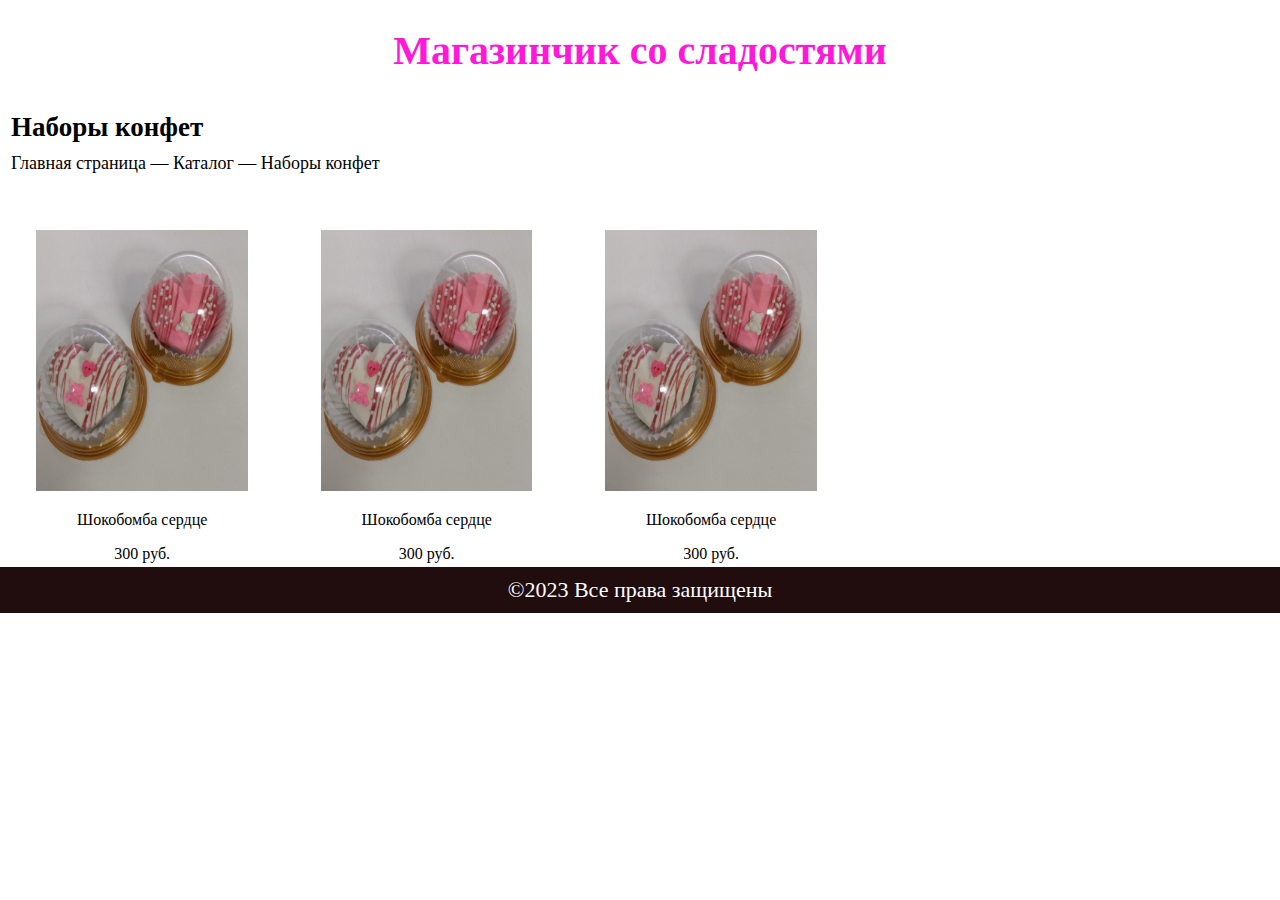
<file: ДЗ10/naborconfet/nabor.html>
<!DOCTYPE html>
<html lang="ru">
  <head>
    <meta charset="utf-8">
    <title>Наборы конфет</title>
    <link rel="stylesheet" href="nabor.css">
  </head>
  <body>
    <header>
      <div class="head1">
        <h1 class="headtop">Магазинчик со сладостями</h1>
      </div>
    </header>
    <div class="catalog1">
      <h3 class="h3cat">Наборы конфет</h3>
      <p class="pcat"><a href="../index.html">Главная страница</a> — <a href="#">Каталог</a> — <a href="#">Наборы конфет</a></p>
    </div>
    <div class="container">
      <div class="catalog">
        <div class="card">
          <a href="../shokbomb/shokbomb.html">
          <img src="../img\products\shokbomb.png" alt="Подарок" class="card2">
          <p>Шокобомба сердце</p>
          </a>
          <p class="pbig">300 руб.</p>
        </div>
        <div class="card">
          <a href="../shokbomb/shokbomb.html">
          <img src="../img\products\shokbomb.png" alt="Подарок" class="card2">
          <p>Шокобомба сердце</p>
          </a>
          <p class="pbig">300 руб.</p>
        </div>
        <div class="card">
          <a href="../shokbomb/shokbomb.html">
          <img src="../img\products\shokbomb.png" alt="Подарок" class="card2">
          <p>Шокобомба сердце</p>
          </a>
          <p class="pbig">300 руб.</p>
        </div>
      </div>
      <div class="poisc">
      </div>
    </div>
    <footer>
      <p class="foot">©2023 Все права защищены</p>
    </footer>
  </body>
</html>
</file>
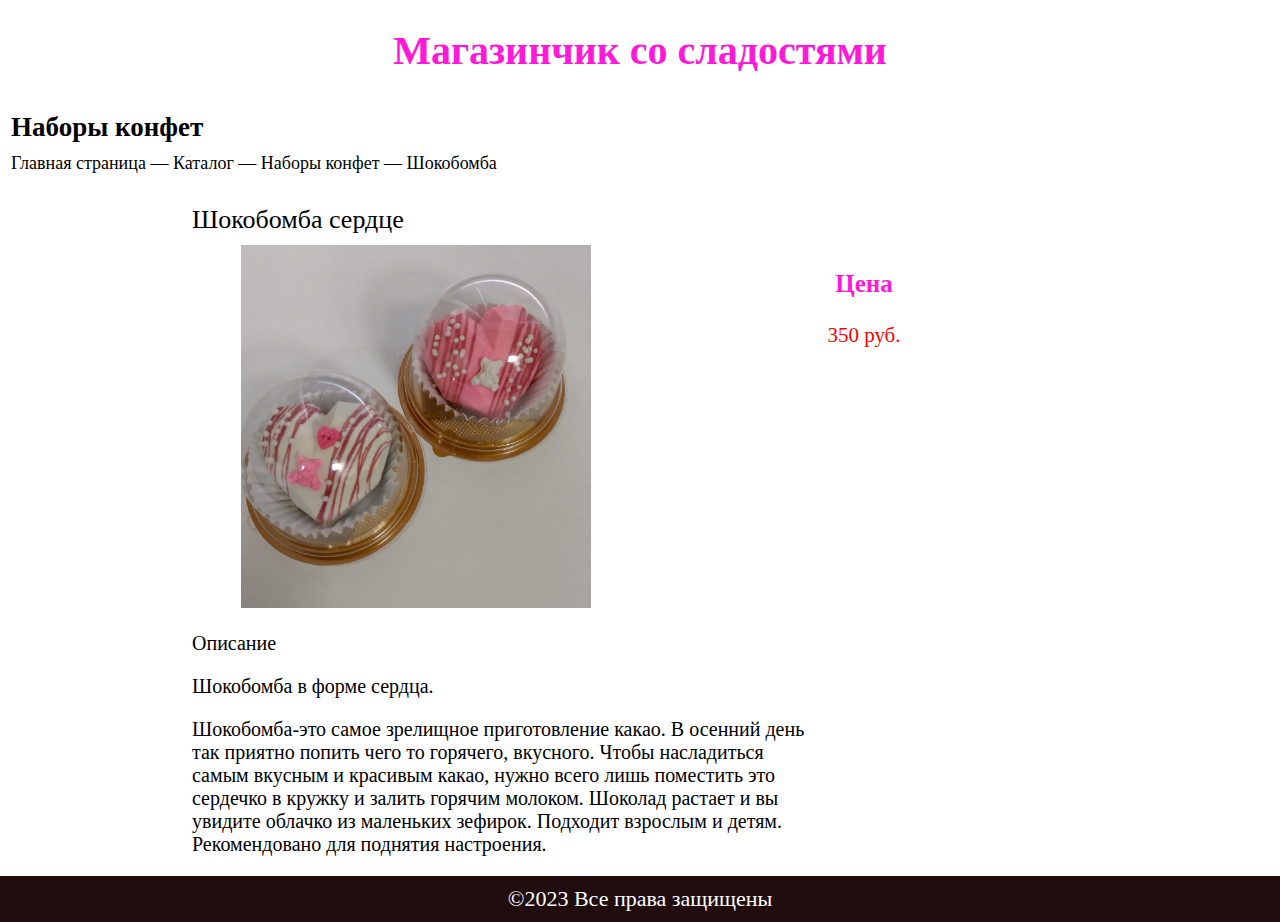
<file: ДЗ10/shokbomb/shokbomb.html>
<!DOCTYPE html>
<html lang="ru">
  <head>
    <meta charset="utf-8">
    <link rel="stylesheet" href="shokbomb.css">
    <title>Шокобомба сердце</title>
  </head>
  <body>
    <header>
      <div class="head1">
        <h1 class="headtop">Магазинчик со сладостями</h1>
      </div>
    </header>
    <div class="catalog1">
      <h3 class="h3cat">Наборы конфет</h3>
      <p class="pcat"><a href="../index.html">Главная страница</a> — <a href="#">Каталог</a> — <a href="#">Наборы конфет</a> — Шокобомба</p>
    </div>
    <div class="container">
      <h3 class="h3shokb">Шокобомба сердце</h3>
      <div class="cont1">
        <div class="image">
          <img src="../img\products\shokbomb.png" alt="Подарок" class="card2">
        </div>
        <div class="sell">
          <h3 class="h3sell">Цена</h3>
          <p class="psell">350 руб.</p>
        </div>
        <div class="opis">
          <p>Описание</p>
          <p>Шокобомба в форме сердца.</p>
          <p>Шокобомба-это самое зрелищное приготовление какао.
            В осенний день так приятно попить чего то горячего, вкусного.
            Чтобы насладиться самым вкусным и красивым какао, нужно всего лишь поместить это сердечко в кружку и залить горячим молоком.
            Шоколад растает и вы увидите облачко из маленьких зефирок. Подходит взрослым и детям.
            Рекомендовано для поднятия настроения.
          </p>
        </div>
      </div>
    </div>
    <footer>
      <p class="foot">©2023 Все права защищены</p>
    </footer>
  </body>
</html>
</file>
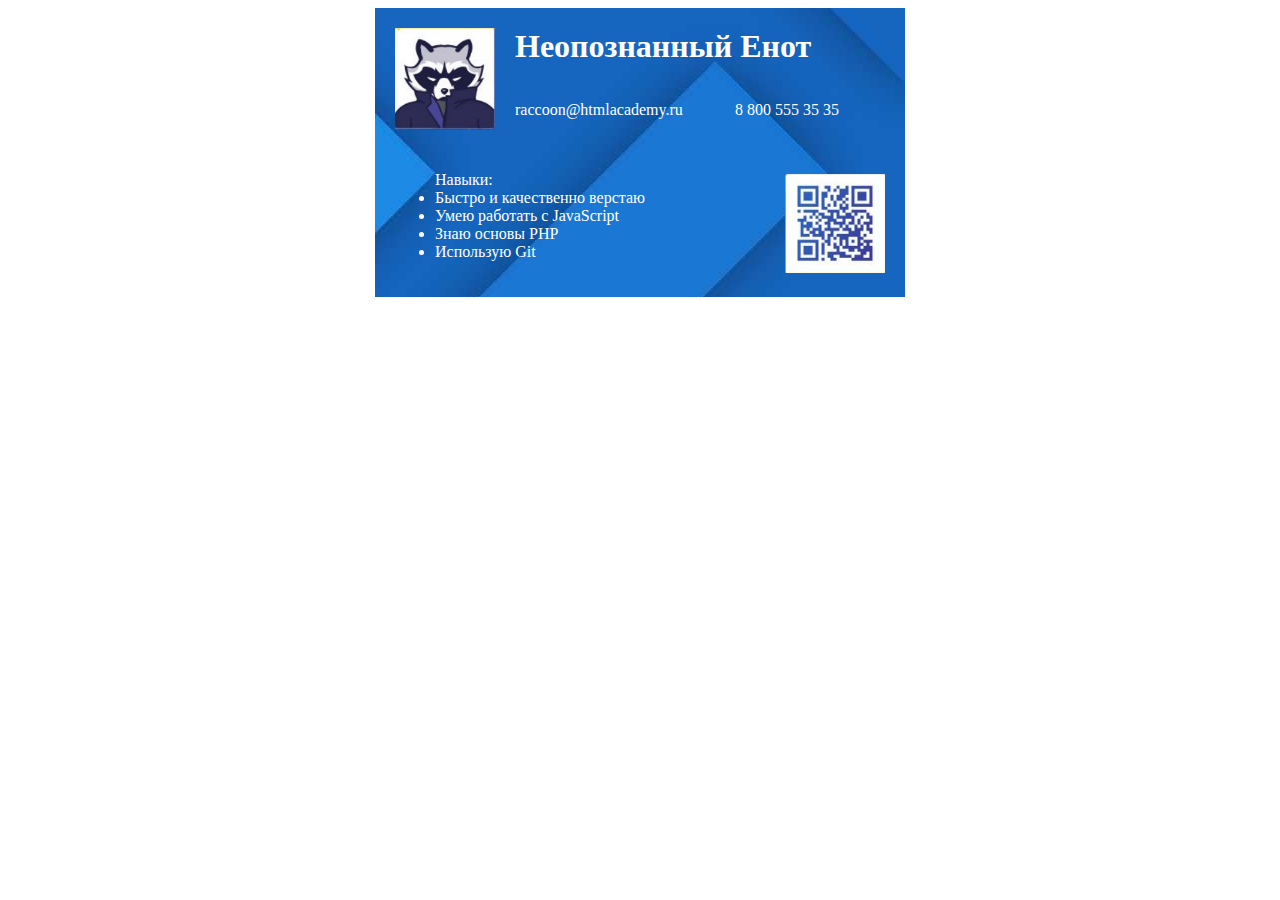
<file: ДЗ4/Карточка/Карточка.html>
<!DOCTYPE html>
<html lang="ru">
  <head>
    <meta charset="utf-8">
    <link rel="stylesheet" href="style.css"
    <title></title>
  </head>
  <body>
    <div class="osnova">
      <div class="content">
        <div class="photo">
          <img src="фото\енот.png" alt="ваше фото" class="ph">
        </div>
        <div class="name texw">
          <h1>Неопознанный Енот</h1>
        </div>
        <div class="mail texw">
          <p>raccoon@htmlacademy.ru</p>
        </div>
        <div class="phone texw">
          <p>8 800 555 35 35</p>
        </div>
        <div class="skills texw">
          <ul>Навыки:
            <li>Быстро и качественно верстаю</li>
            <li>Умею работать с JavaScript</li>
            <li>Знаю основы PHP</li>
            <li>Использую Git</li>
          </ul>
        </div>
        <div class="qr">
          <img src="фото\qr.png" alt="qr" class="ph">
        </div>
      </div>
    </div>
  </body>
</html>
</file>
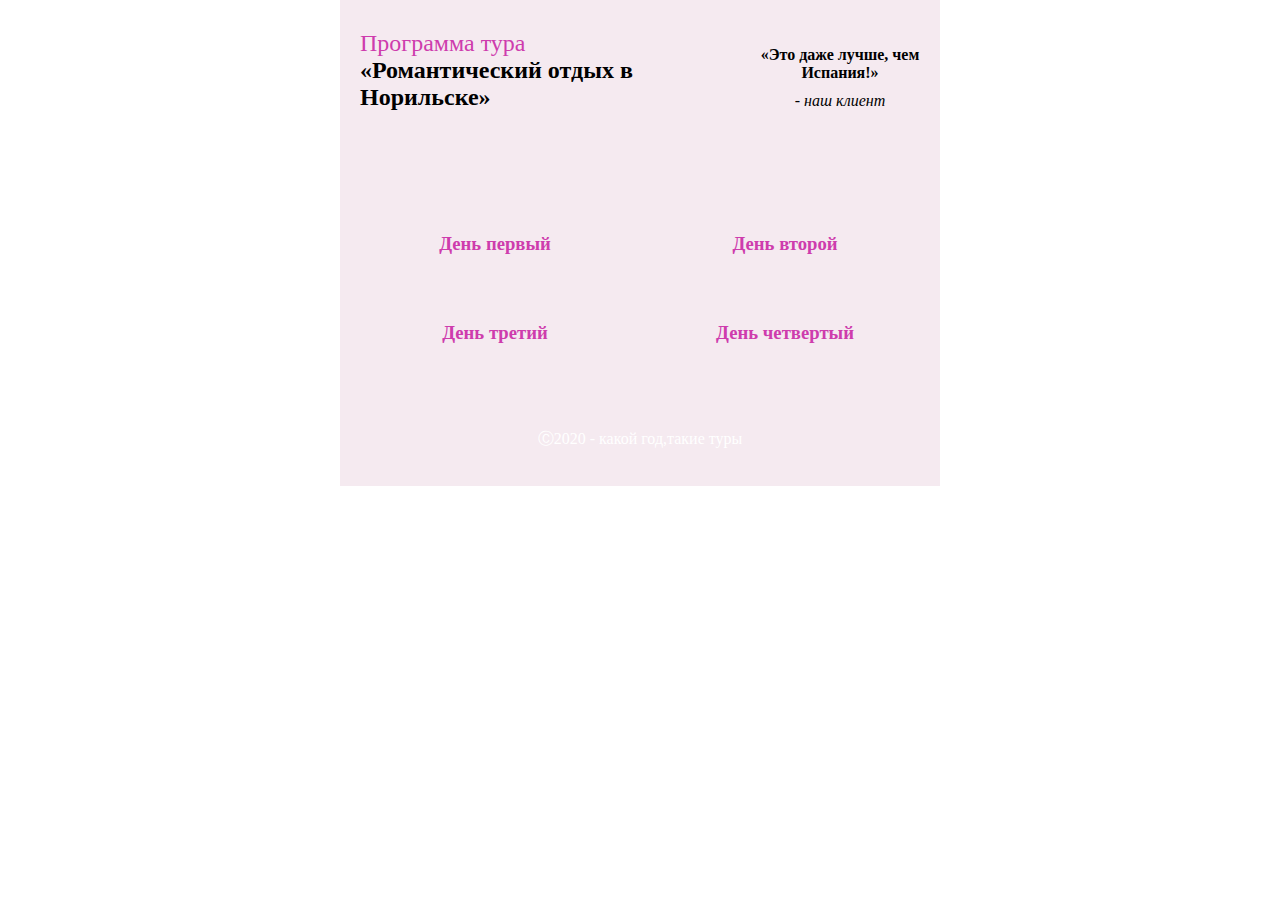
<file: ДЗ4/Тур/Программа тура.html>
<!DOCTYPE html>
<html lang="ru">

<head>
  <meta charset="utf-8">
  <link rel="stylesheet" href="style.css">
  <title>Программа тура</title>
</head>

<body>
  <div class="backpink">
  <div class="p-header">
    <div class="*">
      <h2 class = "pinh2">Программа тура</h2>
      <h2>«Романтический отдых в Норильске»</h2>
    </div>
    <div class="photo">
      <p class="fontb">«Это даже лучше, чем Испания!»</p>
      <p class="klien">- наш клиент</p>
    </div>
  </div>
  <div class="daylist">
    <div class="">
      <h3>День первый</h3>
      <p></p>
    </div>
    <div class="">
      <h3>День второй</h3>
      <p></p>
    </div>
    <div class="">
      <h3>День третий</h3>
      <p></p>
    </div>
    <div class="">
      <h3>День четвертый</h3>
      <p></p>
    </div>
  </div>
  <div class="p-footer">
    <p class="foot">Ⓒ2020 - какой год,такие туры</p>
  </div>
</div>
</body>

</html>
</file>
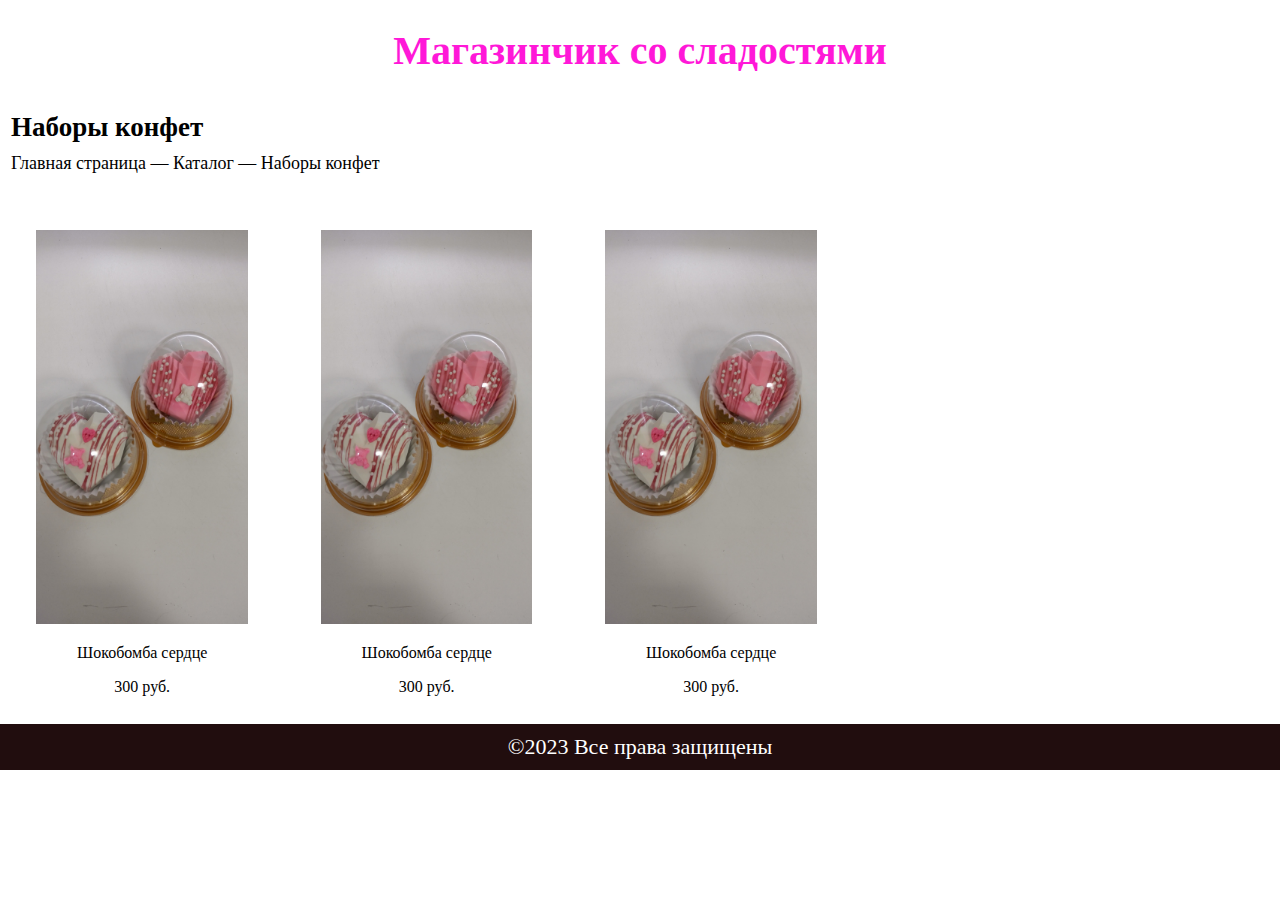
<file: Сайт/Наборы конфет/Наборы.html>
<!DOCTYPE html>
<html lang="ru">
  <head>
    <meta charset="utf-8">
    <title>Наборы конфет</title>
    <link rel="stylesheet" href="Наборы.css">
  </head>
  <body>
    <header>
      <div class="head1">
        <h1 class="headtop">Магазинчик со сладостями</h1>
      </div>
    </header>
    <div class="catalog1">
      <h3 class="h3cat">Наборы конфет</h3>
      <p class="pcat"><a href="../index.html">Главная страница</a> — <a href="#">Каталог</a> — <a href="#">Наборы конфет</a></p>
    </div>
    <div class="container">
      <div class="catalog">
        <div class="card">
          <a href="../ШокБом/ШокБом.html">
          <img src="../Фото\2.1.png" alt="Подарок" class="card2">
          <p>Шокобомба сердце</p>
          </a>
          <p class="pbig">300 руб.</p>
        </div>
        <div class="card">
          <a href="../ШокБом/ШокБом.html">
          <img src="../Фото\2.1.png" alt="Подарок" class="card2">
          <p>Шокобомба сердце</p>
          </a>
          <p class="pbig">300 руб.</p>
        </div>
        <div class="card">
          <a href="../ШокБом/ШокБом.html">
          <img src="../Фото\2.1.png" alt="Подарок" class="card2">
          <p>Шокобомба сердце</p>
          </a>
          <p class="pbig">300 руб.</p>
        </div>
      </div>
      <div class="poisc">
      </div>
    </div>
    <footer>
      <p class="foot">©2023 Все права защищены</p>
    </footer>
  </body>
</html>
</file>
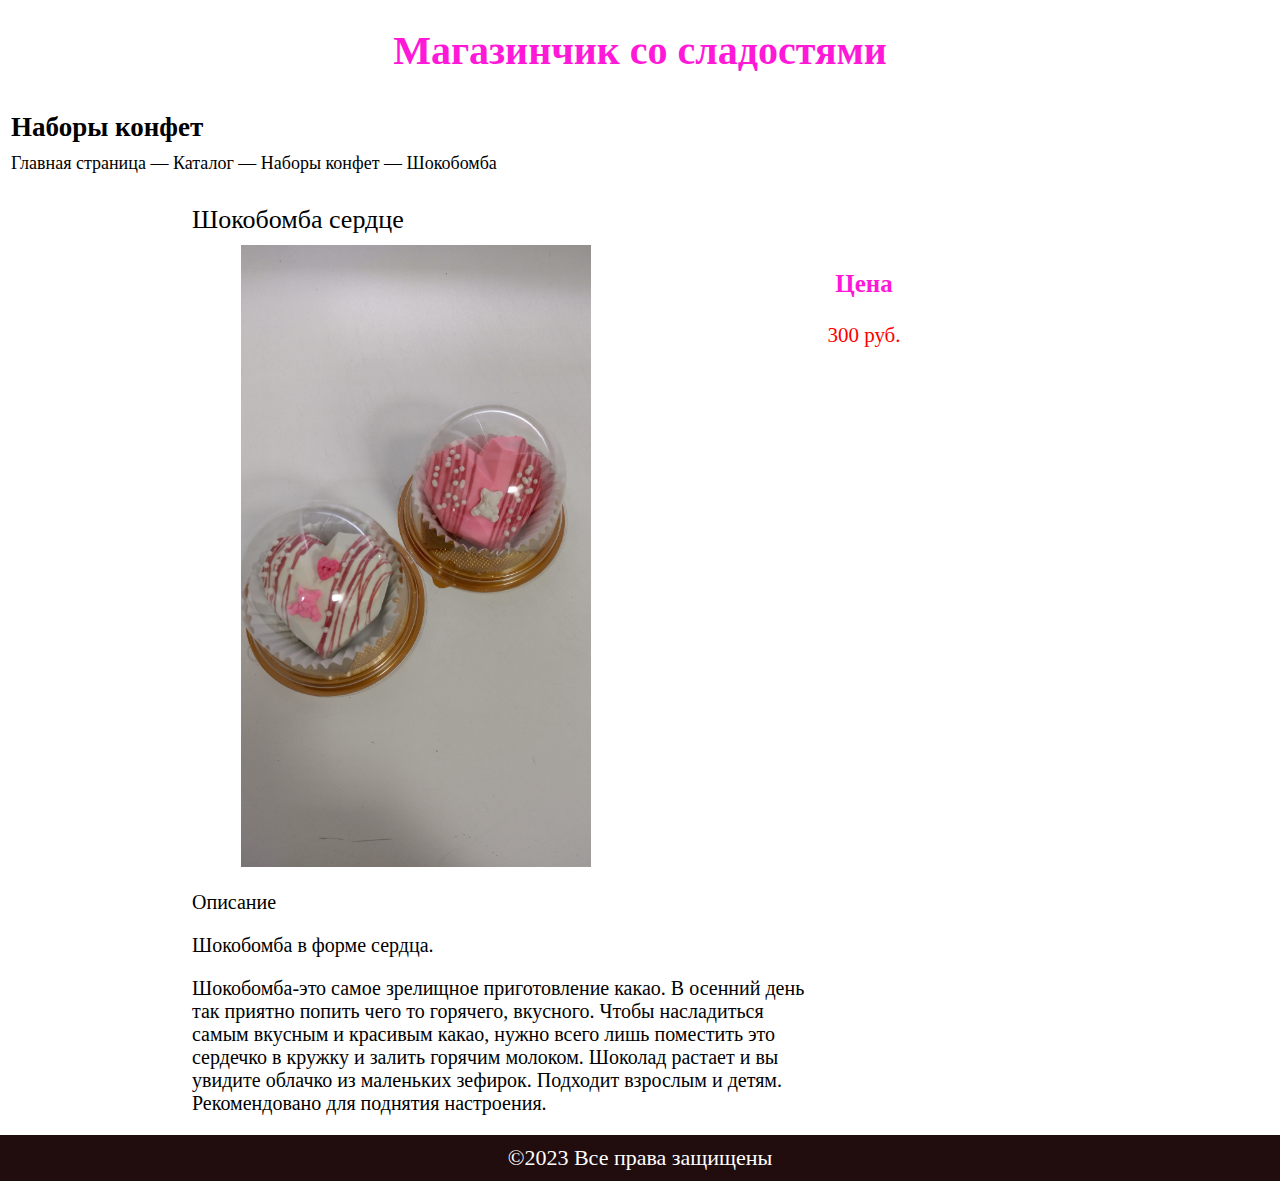
<file: Сайт/ШокБом/ШокБом.html>
<!DOCTYPE html>
<html lang="ru">
  <head>
    <meta charset="utf-8">
    <link rel="stylesheet" href="ШокБом.css">
    <title>Шокобомба сердце</title>
  </head>
  <body>
    <header>
      <div class="head1">
        <h1 class="headtop">Магазинчик со сладостями</h1>
      </div>
    </header>
    <div class="catalog1">
      <h3 class="h3cat">Наборы конфет</h3>
      <p class="pcat"><a href="../index.html">Главная страница</a> — <a href="#">Каталог</a> — <a href="#">Наборы конфет</a> — Шокобомба</p>
    </div>
    <div class="container">
      <h3 class="h3shokb">Шокобомба сердце</h3>
      <div class="cont1">
        <div class="image">
          <img src="../Фото\2.1.png" alt="Подарок" class="card2">
        </div>
        <div class="sell">
          <h3 class="h3sell">Цена</h3>
          <p class="psell">300 руб.</p>
        </div>
        <div class="opis">
          <p>Описание</p>
          <p>Шокобомба в форме сердца.</p>
          <p>Шокобомба-это самое зрелищное приготовление какао.
            В осенний день так приятно попить чего то горячего, вкусного.
            Чтобы насладиться самым вкусным и красивым какао, нужно всего лишь поместить это сердечко в кружку и залить горячим молоком.
            Шоколад растает и вы увидите облачко из маленьких зефирок. Подходит взрослым и детям.
            Рекомендовано для поднятия настроения.
          </p>
        </div>
      </div>
    </div>
    <footer>
      <p class="foot">©2023 Все права защищены</p>
    </footer>
  </body>
</html>
</file>
<file: Сайт/style.css>
body{
  margin: 0 auto;
}
header{
  margin: 0 auto;
}
.headtop{
  font-size: 40px;
  text-align: center;
  color: #ff18d8;
}
.slidesh{
  margin: 0 auto;
  width:100%;
  height:90%;
}
.mainin{
  width: 75%;
  margin: 0 auto;
  padding-top: 10px;
  display: grid;
  grid-template-columns: 1fr 1fr 1fr auto;
}
.card{
  padding: 10px;
  text-align: center;
}
.card1{
  width: 80%;
}
a{
  text-decoration:none;
}
h3{
  margin: 0 auto;
  padding-top: 8px;
  color: black;
  font-size: 22px;
  color: #ff9bdb;
  }

.often{
  width: 75%;
  margin: 0 auto;
  padding-top: 30px;
}
.often1{
  display: grid;
  grid-template-columns: 1fr 1fr 1fr auto;
}
.card2{
  width: 70%;
  height: 85%;
}
h2{
  font-size: 30px;
}
p{
  color: black;
}
.pbig{
  font-weight: 700;
}


footer{
  text-align: center;
  background-color: #210d0e;
  margin: 0 auto;
  padding: 10px;
}
.foot{
  color: white;
  font-size: 22px;
  margin: 0 auto;
}
</file>
<file: ДЗ14/user-sources_my-class/css/style.css>
@font-face {
  font-family: "Montserrat";
  src: url("../fonts/Montserrat-Regular.woff2") format("woff2"),
    url("../fonts/Montserrat-Regular.woff") format("woff");
  font-weight: normal;
  font-style: normal;
}

@font-face {
  font-family: "Montserrat";
  src: url("../fonts/Montserrat-Medium.woff2") format("woff2"),
    url("../fonts/Montserrat-Medium.woff") format("woff");
  font-weight: 500;
  font-style: normal;
}

@font-face {
  font-family: "Montserrat";
  src: url("../fonts/Montserrat-Bold.woff2") format("woff2"),
    url("../fonts/Montserrat-Bold.woff") format("woff");
  font-weight: bold;
  font-style: normal;
}

:root {
  --color: #1a1e21;
  --side-color: #6c5dd3;
  --site-nav-color: #717180;
  --background: #ffffff;
  --border-color: rgba(26, 30, 33, 0.1);
  --user-menu-background-color: #ffffff;
  --user-menu-shadow-color: rgba(184, 184, 184, 0.25);
  --card-views-background-color: #ffffff;
  --card-views-box-shadow: rgba(184, 184, 184, 0.25);
  --card-background-color: #ffffff;
  --card-box-shadow-color: rgba(0, 0, 0, 0.05);
  --card-image-background-color: #f5f5f7;
  --notification-background-color: #f2995a;
}

:root[data-theme-name="dark"] {
  --color: #ffffff;
  --side-color: #6c5dd3;
  --site-nav-color: #9292a6;
  --background: #1e2227;
  --border-color: rgba(255, 255, 255, 0.2);
  --user-menu-background-color: #242831;
  --user-menu-shadow-color: rgba(0, 0, 0, 0.2);
  --card-views-background-color: #242831;
  --card-views-box-shadow: rgba(0, 0, 0, 0.2);
  --card-background-color: #242831;
  --card-box-shadow-color: rgba(0, 0, 0, 0.25);
  --card-image-background-color: #2f3440;
}

:root[data-theme-name="texture"] {
  --color: #031926;
  --side-color: #031926;
  --site-nav-color: #031926;
  --background: url("../img/pattern.png") top left;
  --border-color: rgba(3, 25, 38, 0.3);
  --notification-background-color: #031926;
  --card-box-shadow-color: rgba(0, 0, 0, 0.25);
}

body {
  margin: 0;
  font-family: "Montserrat", "Arial", sans-serif;
  font-size: 14px;
  line-height: 17px;
  color: var(--color);
  background: var(--background);
}

.visually-hidden {
  position: absolute;
  clip: rect(1px, 1px, 1px, 1px);
  padding: 0;
  border: 0;
  height: 1px;
  width: 1px;
  overflow: hidden;
}

.container {
  max-width: 1280px;
  margin: 0 auto;
}

.page {
  display: grid;
  grid-template-columns: 310px 1fr;
  min-height: 100vh;
}

.main-header {
  display: flex;
  flex-direction: column;
  border-right: 1px solid var(--border-color);
}

.main-header-logo {
  display: inline-block;
  padding-top: 40px;
  padding-left: 40px;
}

.main-header-logo:hover,
.main-header-logo:focus {
  opacity: 0.7;
}

.main-header-logo:active {
  opacity: 0.5;
}

.logo {
  fill: var(--color);
}

.site-navigation {
  list-style: none;
  padding: 0;
  margin: 80px 25px 0 25px;
}

.site-navigation-link {
  display: flex;
  align-items: center;
  padding: 17px 15px 19px 15px;
  font-weight: 500;
  font-size: 18px;
  line-height: 22px;
  color: var(--site-nav-color);
  text-decoration: none;
}

.site-navigation-link:hover,
.site-navigation-link:focus {
  opacity: 0.7;
}

.site-navigation-link:active {
  opacity: 0.5;
}

.site-navigation-link svg {
  margin-right: 10px;
  stroke: var(--site-nav-color);
}

.site-navigation-link-active {
  color: #ffffff;
  background-color: var(--side-color);
  border-radius: 4px;
}

.site-navigation-link-active svg {
  stroke: #ffffff;
}

.settings {
  margin-top: auto;
  padding: 40px 35px 40px 40px;
  border-top: 1px solid var(--border-color);
}

.settings h2 {
  margin: 0 0 20px 0;
  font-weight: 500;
  font-size: 18px;
  line-height: 22px;
  color: #1a1e21;
}

.theme-list {
  display: flex;
  flex-wrap: wrap;
  list-style: none;
  margin: 0;
  padding: 0;
}

.theme-item {
  margin-right: 15px;
}

.theme-item:last-child {
  margin-right: 0;
}

.theme-button {
  display: flex;
  flex-direction: column;
  align-items: center;
  padding: 0;
  font-family: inherit;
  color: inherit;
  border: none;
  background-color: transparent;
}

.theme-button:focus {
  outline: 1px dotted rgba(0, 0, 0, 0.5);
}

.theme-button img {
  border-radius: 4px;
}

.theme-button span {
  padding-top: 10px;
  opacity: 0.5;
}

.theme-button.active img {
  border: 1px solid var(--side-color);
  box-sizing: border-box;
}

.theme-button.active span {
  opacity: 1;
}

.main-page {
  padding: 40px;
}

.user-menu-wrapper {
  display: flex;
  padding-top: 5px;
  padding-bottom: 20px;
  border-bottom: 1px solid var(--border-color);
}

.user-menu {
  list-style: none;
  padding: 0;
  margin: 0 0 0 auto;
  display: flex;
  flex-wrap: wrap;
}

.user-menu-item {
  margin-right: 20px;
}

.user-menu-item:last-child {
  margin-right: 0;
}

.user-menu-button {
  display: flex;
  align-items: center;
  justify-content: center;
  width: 36px;
  height: 36px;
  text-decoration: none;
  background-color: var(--user-menu-background-color);
  box-shadow: 0 2px 5px var(--user-menu-shadow-color);
  border-radius: 50%;
  box-sizing: border-box;
}

.user-menu-button:hover,
.user-menu-button:focus {
  opacity: 0.7;
}

.user-menu-button:active {
  opacity: 0.5;
}

.user-menu-button svg {
  stroke: var(--color);
}

.user-menu-button-notification {
  position: relative;
}

.notification-count {
  position: absolute;
  top: -4px;
  right: -4px;
  min-width: 18px;
  min-height: 18px;
  box-sizing: border-box;
  font-weight: 500;
  font-size: 10px;
  line-height: 18px;
  color: #ffffff;
  text-align: center;
  background-color: var(--notification-background-color);
  border-radius: 50%;
}

.user-menu-button-svg {
  stroke: var(--color);
}

.user-button {
  display: flex;
  margin-left: 20px;
  align-items: center;
  font-weight: 500;
  font-size: 18px;
  line-height: 22px;
  color: inherit;
  text-decoration: none;
}

.user-button:hover,
.user-button:focus {
  opacity: 0.7;
}

.user-button:active {
  opacity: 0.5;
}

.user-button img {
  width: 36px;
  height: 36px;
  margin-right: 10px;
  border-radius: 50%;
}

.user-button::after {
  content: "";
  width: 0;
  height: 0;
  margin-left: 10px;
  border-top: 4px solid var(--color);
  border-right: 4px solid transparent;
  border-bottom: 0 solid transparent;
  border-left: 4px solid transparent;
}

.breadcrumbs {
  display: flex;
  flex-wrap: wrap;
  align-items: flex-start;
  padding: 0;
  margin: 23px 0 30px 0;
  list-style: none;
}

.breadcrumbs-item a {
  display: flex;
  align-items: center;
  font-weight: 500;
  font-size: 12px;
  line-height: 15px;
  color: inherit;
  text-decoration: none;
}

.breadcrumbs-item:last-child a {
  opacity: 0.5;
}

.breadcrumbs-item a:hover,
.breadcrumbs-item a:focus {
  opacity: 0.7;
}

.breadcrumbs-item a:active {
  opacity: 0.5;
}

.breadcrumbs-item:not(:last-child) a::after {
  content: "";
  width: 5px;
  height: 5px;
  margin-left: 10px;
  margin-right: 10px;
  border-radius: 50%;
  background-color: var(--side-color);
}

.main-article h1 {
  margin: 0 0 30px 0;
  font-size: 32px;
  line-height: 39px;
}

.main-article-section h2 {
  margin: 0 0 20px 0;
  font-weight: 500;
  font-size: 18px;
  line-height: 22px;
}

.hashtags {
  display: flex;
  align-items: flex-start;
  flex-wrap: wrap;
  margin: 0 0 10px 0;
  padding: 0;
  list-style: none;
}

.hashtag {
  margin-right: 15px;
  margin-bottom: 15px;
}

.hashtag:last-child {
  margin-right: 0;
}

.hashtag a {
  display: inline-block;
  color: inherit;
  text-decoration: none;
  padding: 10px 15px;
  font-size: 14px;
  line-height: 17px;
  border: 1px solid var(--side-color);
  border-radius: 4px;
  box-sizing: border-box;
}

.hashtag a:hover,
.hashtag a:focus {
  opacity: 0.7;
}

.hashtag a:active {
  opacity: 0.5;
}

.controls {
  display: flex;
  align-items: center;
  margin-bottom: 50px;
}

.sort-title {
  margin: 0 15px 0 0;
  font-size: 14px;
  line-height: 17px;
}

.sort-list {
  list-style: none;
  padding: 0;
  margin: 0;
  display: flex;
  flex-wrap: wrap;
}

.sort-item {
  margin-right: 15px;
}

.sort-item:last-child {
  margin-right: 0;
}

.sort-item a {
  font-weight: 500;
  font-size: 14px;
  line-height: 17px;
  color: inherit;
  text-decoration: none;
  border-bottom: 1px solid var(--side-color);
}

.sort-item a:hover,
.sort-item a:focus {
  opacity: 0.7;
}

.sort-item a:active {
  opacity: 0.5;
}

.card-view-buttons {
  list-style: none;
  padding: 0;
  margin: 0 0 0 auto;
  display: flex;
  flex-wrap: wrap;
}

.card-view-item {
  margin-right: 20px;
}

.card-view-item:last-child {
  margin-right: 0;
}

.card-view-button {
  display: flex;
  padding: 5px;
  background-color: var(--card-views-background-color);
  box-shadow: 0 2px 5px var(--card-views-box-shadow);
  border-radius: 2px;
  border: none;
}

.card-view-button:hover,
.card-view-button:focus {
  opacity: 0.7;
}

.card-view-button:active {
  opacity: 0.5;
}

.card-view-button svg {
  fill: var(--side-color);
  opacity: 0.3;
}

.card-view-button.active svg {
  opacity: 1;
}

.cards {
  display: grid;
  grid-template-columns: repeat(3, 270px);
  grid-gap: 40px;
  list-style: none;
  padding: 0;
  margin: 0;
}

.cards-item {
  display: flex;
}

.card {
  display: flex;
  flex-direction: column;
  width: 100%;
  padding: 5px;
  background-color: var(--card-background-color);
  border-radius: 8px;
  box-shadow: 0 4px 20px var(--card-box-shadow-color);
  box-sizing: border-box;
}

.card p {
  margin: 0;
  height: 1px;
  width: 1px;
  overflow: hidden;
}

.card-img-background {
  display: flex;
  justify-content: center;
  align-items: center;
  height: 155px;
  padding: 8px;
  background-color: var(--card-image-background-color);
  border-radius: 8px 8px 0 0;
  box-sizing: border-box;
}


.card-content {
  display: flex;
  flex-direction: column;
  padding: 20px 10px 15px;
  flex-grow: 1;
}

.card h2 {
  margin: 0 0 15px 0;
  font-weight: 500;
  font-size: 16px;
  line-height: 20px;
}

.card a {
  color: inherit;
  text-decoration: none;
}

.card a:hover,
.card a:focus {
  opacity: 0.7;
}

.card a:active {
  opacity: 0.5;
}

.card img {
  width: 100%;
  height: 100%;
  object-fit: contain;
}

.card-meta-list {
  display: flex;
  margin: auto 0 0 0;
}

.card-meta {
  display: flex;
  align-items: center;
  margin-right: 15px;
  font-size: 12px;
  line-height: 15px;
}

.card-meta:last-child {
  margin-right: 0;
}

.card-meta dd {
  margin: 0 0 0 5px;
}

.card-meta svg {
  width: 15px;
  height: 15px;
  stroke: var(--color);
}

.cards.standard {
  display: grid;
  grid-template-columns: 1fr;
  grid-gap: 30px;
}

.cards.standard .card {
  display: grid;
  grid-template-columns: 260px 1fr;
  grid-gap: 45px;
}

.cards.standard .card p {
  width: auto;
  height: auto;
  overflow: visible;
}

.cards.standard .card-img-background {
  height: 160px;
  border-radius: 8px;
}

.cards.standard .card-content {
  padding: 30px 0 20px;
  width: 545px;
  box-sizing: border-box;
}

.cards.standard .card h2 {
  margin-bottom: 10px;
}

.cards.compact {
  display: grid;
  grid-template-columns: 1fr;
  grid-gap: 30px;
}

.cards.compact .card {
  display: grid;
  grid-template-columns: 105px 1fr;
  grid-gap: 45px;
}

.cards.compact .card-img-background {
  height: 90px;
  border-radius: 8px;
}

.cards.compact .card-content {
  padding: 20px 0 15px;
  width: 545px;
  box-sizing: border-box;
}
</file>
<file: ДЗ9/main1.css>
html {
  font-size: 16px;
}
body {
  font-family: 'Roboto', sans-serif;
  font-size: 16px;
  font-weight: 400;
  color: #000;
  background-color: #fff;
  min-width: 320px;
}
img {
  max-width: 100%;
  height: auto;
}
section {
  padding: 50px 0;
}
a {
  color: #111;
}
a:hover {
  color: #555;
}
.navbar-light .navbar-nav .nav-link {
  color: #111;
  font-weight: 500;
  text-transform: uppercase;
}
.navbar-nav .dropdown-menu {
  right: 0;
  left: auto;
}
.top-menu li a::after {
  content: '';
  display: block;
  width: 100%;
  background-color: #111;
  height: 1px;
  transition: all .3s;
  transform: scale(0);
}
.top-menu li a:hover::after {
  transform: scale(1);
}
.modal-body img {
  max-width: 100px;
}

/* Carousel */
.my-carousel {
  padding: 0;
}
.my-carousel .carousel-item {
  display: flex;
  max-height: 500px;
}
.my-carousel .carousel-item img {
  object-fit: cover;
}
/* Carousel */

/* Product card */
.product-card {
  box-shadow: 0 2px 5px 0 rgba(0, 0, 0, 0.06);
  transition: all .3s;
}
.product-card:hover {
  box-shadow: 0 14px 30px -15px rgba(0, 0, 0, 0.75);
}
.product-thumb a {
  display: flex;
  align-items: center;
  justify-content: center;
  height: 200px;
  padding: 20px;
}
.product-thumb img {
  max-width: 100%;
  max-height: 100%;
}
.product-details {
  padding: 20px;
}
.product-details h4 a {
font-weight: 500;
display: block;
height: 60px;
overflow: hidden;
text-decoration: none;
}
.product-details p {
font-size: 15px;
margin-bottom: 20px;
color: #999;
height: 44px;
overflow: hidden;
}
.product-bottom-details {
  overflow: hidden;
  border-top: 1px solid #eee;
  padding-top: 20px;
}
.product-price {
  font-size: 18px;
  color: #ee6e73;
  font-weight: 600;
}
.product-price small {
  color: #ccc;
  font-weight: 400;
  text-decoration: line-through;
  margin-right: 5px;
}
.product-links a {
  font-size: 20px;
  margin-left: 10px;
}
/* Product card */


/* Footer #343434  #ccc #c8c8c8*/
.footer {
background-color: #fec762;
}
.footer h4 {
color: white;
text-transform: uppercase;
font-size: 16px;
border-bottom: 1px solid #666;
padding-bottom: 3px;
}
.footer a {
text-decoration: none;
transition: all .3s;
}
.footer a:hover {
color: white;
text-decoration: underline;
}
.footer a, .footer li {
color: white;
}
.footer li a {
display: block;
}
.footer-icons a {
display: inline-block;
margin-right: 15px;
font-size: 20px;
}
/* Footer */
</file>
<file: ДЗ10/naborconfet/nabor.css>
body{
  margin: 0 auto;
}
header{
  margin: 0 auto;
}
.headtop{
  font-size: 40px;
  text-align: center;
  color: #ff18d8;
}
.catalog1{
  padding: 11px;
}
.h3cat{
  margin: 0 auto;
  padding-bottom: 10px;
  font-size: 27px;
}
.pcat{
  margin: 0 auto;
  padding-bottom: 20px;
  font-size: 18px;
}
a{
  text-decoration: none;
  color: black;
}
.container{
  margin: 0 auto;
  display: grid;
  grid-template-columns: 2fr 1fr;
  padding-top: 15px;
  padding-bottom: 20px;
}
.catalog{
  display: grid;
  grid-template-columns: 1fr 1fr 1fr;
}
.card{
  padding: 10px;
  text-align: center;
}
.card2{
  width: 80%;
  height: 85%;
}
footer{
  text-align: center;
  background-color: #210d0e;
  margin: 0 auto;
  padding: 10px;
}
.foot{
  color: white;
  font-size: 22px;
  margin: 0 auto;
}
</file>
<file: ДЗ10/shokbomb/shokbomb.css>
body{
  margin: 0 auto;
}
header{
  margin: 0 auto;
}
.headtop{
  font-size: 40px;
  text-align: center;
  color: #ff18d8;
}
.catalog1{
  padding: 11px;
}
.h3cat{
  margin: 0 auto;
  padding-bottom: 10px;
  font-size: 27px;
}
.pcat{
  margin: 0 auto;
  padding-bottom: 20px;
  font-size: 18px;
}
a{
  text-decoration: none;
  color: black;
}
.container{
  margin: 0 auto;
  width: 70%;
}
.h3shokb{
  font-size: 26px;
  font-weight: 400;
  margin: 0 auto;
  padding-bottom: 10px;
}
.cont1{
  display: grid;
  grid-template-columns: 1fr 1fr;
  grid-template-areas: "image sell"
                       "opis opis";
  margin: 0 auto;
}
.image{
  grid-area: image;
  margin: 0;
  text-align: center;
}
.card2{
  max-width: 350px;
}
.sell{
  grid-area: sell;
  justify-self: center;
}
.h3sell{
  text-align: center;
  font-size: 25px;
  color: #ff18d8;
}
.psell{
  text-align: center;
  font-size: 21px;
  color: red;
}
.opis{
  grid-area: opis;
  width: 70%;
  font-size: 20px;
  margin: 0;
}

footer{
  text-align: center;
  background-color: #210d0e;
  margin: 0 auto;
  padding: 10px;
}
.foot{
  color: white;
  font-size: 22px;
  margin: 0 auto;
}
</file>
<file: ДЗ4/Карточка/style.css>
.osnova{
  width: 530px;
  margin: 0 auto;
  background:url("фото/Blue.jpg");
}
.content{
  padding: 20px;
  width: 490px;
  display: grid;
  grid-template-columns: 100px 200px 150px;
  grid-template-areas: "photo name name"
                       "photo mail phone"
                       "skills skills qr";
  gap:20px;
}
.photo{
  grid-area: photo;
  justify-self: start;
}
.ph{
  width:100px;
}
.name{
  width: 320px;
  grid-area:name;
  align-self: start;
}
.mail{
  grid-area: mail;
}
.phone{
  grid-area: phone;
}
.skills{
  margin: 0 auto;
  width: 320px;
  grid-area: skills;
}
.qr{
  grid-area: qr;
  justify-self: end;
  align-self: end;
}
.texw{
  color: white;
}
h1{
  margin: 0 auto;
}
</file>
<file: ДЗ4/Тур/style.css>
body{
  width: 600px;
  margin: 0 auto;
}
.backpink{
  background-color: #f5eaf0;
}
.p-header{
  padding-top: 30px;
  padding-right: 20px;
  padding-bottom: 70px;
  padding-left: 20px;
  display: grid;
  grid-template-columns: 1fr 160px;
}
.daylist{
  padding-top: 25px;
  padding-right: 20px;
  padding-bottom: 40px;
  padding-left: 20px;
  display: grid;
  grid-template-columns: 1fr 1fr;
  column-gap: 20px;
  row-gap: 30px;
}
.p-footer{
  padding-top: 10px;
  padding-right: 20px;
  padding-bottom: 20px;
  padding-left: 20px;
}
h2{
  margin: 0 auto;
}
.pinh2{
  color: #ce3cad;
  font-weight:400;
}
.fontb{
  font-weight:700;
  text-align: center;
}
.klien{
  text-align: center;
  line-height: 5px;
  font-style:italic;
}
h3{
  color: #ce3cad;
  text-align: center;
}
.foot{
  text-align: center;
  color: white;
}
</file>
<file: Сайт/Наборы конфет/Наборы.css>
body{
  margin: 0 auto;
}
header{
  margin: 0 auto;
}
.headtop{
  font-size: 40px;
  text-align: center;
  color: #ff18d8;
}
.catalog1{
  padding: 11px;
}
.h3cat{
  margin: 0 auto;
  padding-bottom: 10px;
  font-size: 27px;
}
.pcat{
  margin: 0 auto;
  padding-bottom: 20px;
  font-size: 18px;
}
a{
  text-decoration: none;
  color: black;
}
.container{
  margin: 0 auto;
  display: grid;
  grid-template-columns: 2fr 1fr;
  padding-top: 15px;
  padding-bottom: 20px;
}
.catalog{
  display: grid;
  grid-template-columns: 1fr 1fr 1fr;
}
.card{
  padding: 10px;
  text-align: center;
}
.card2{
  width: 80%;
  height: 85%;
}
footer{
  text-align: center;
  background-color: #210d0e;
  margin: 0 auto;
  padding: 10px;
}
.foot{
  color: white;
  font-size: 22px;
  margin: 0 auto;
}
</file>
<file: Сайт/ШокБом/ШокБом.css>
body{
  margin: 0 auto;
}
header{
  margin: 0 auto;
}
.headtop{
  font-size: 40px;
  text-align: center;
  color: #ff18d8;
}
.catalog1{
  padding: 11px;
}
.h3cat{
  margin: 0 auto;
  padding-bottom: 10px;
  font-size: 27px;
}
.pcat{
  margin: 0 auto;
  padding-bottom: 20px;
  font-size: 18px;
}
a{
  text-decoration: none;
  color: black;
}
.container{
  margin: 0 auto;
  width: 70%;
}
.h3shokb{
  font-size: 26px;
  font-weight: 400;
  margin: 0 auto;
  padding-bottom: 10px;
}
.cont1{
  display: grid;
  grid-template-columns: 1fr 1fr;
  grid-template-areas: "image sell"
                       "opis opis";
  margin: 0 auto;
}
.image{
  grid-area: image;
  margin: 0;
  text-align: center;
}
.card2{
  max-width: 350px;
}
.sell{
  grid-area: sell;
  justify-self: center;
}
.h3sell{
  text-align: center;
  font-size: 25px;
  color: #ff18d8;
}
.psell{
  text-align: center;
  font-size: 21px;
  color: red;
}
.opis{
  grid-area: opis;
  width: 70%;
  font-size: 20px;
  margin: 0;
}

footer{
  text-align: center;
  background-color: #210d0e;
  margin: 0 auto;
  padding: 10px;
}
.foot{
  color: white;
  font-size: 22px;
  margin: 0 auto;
}
</file>
